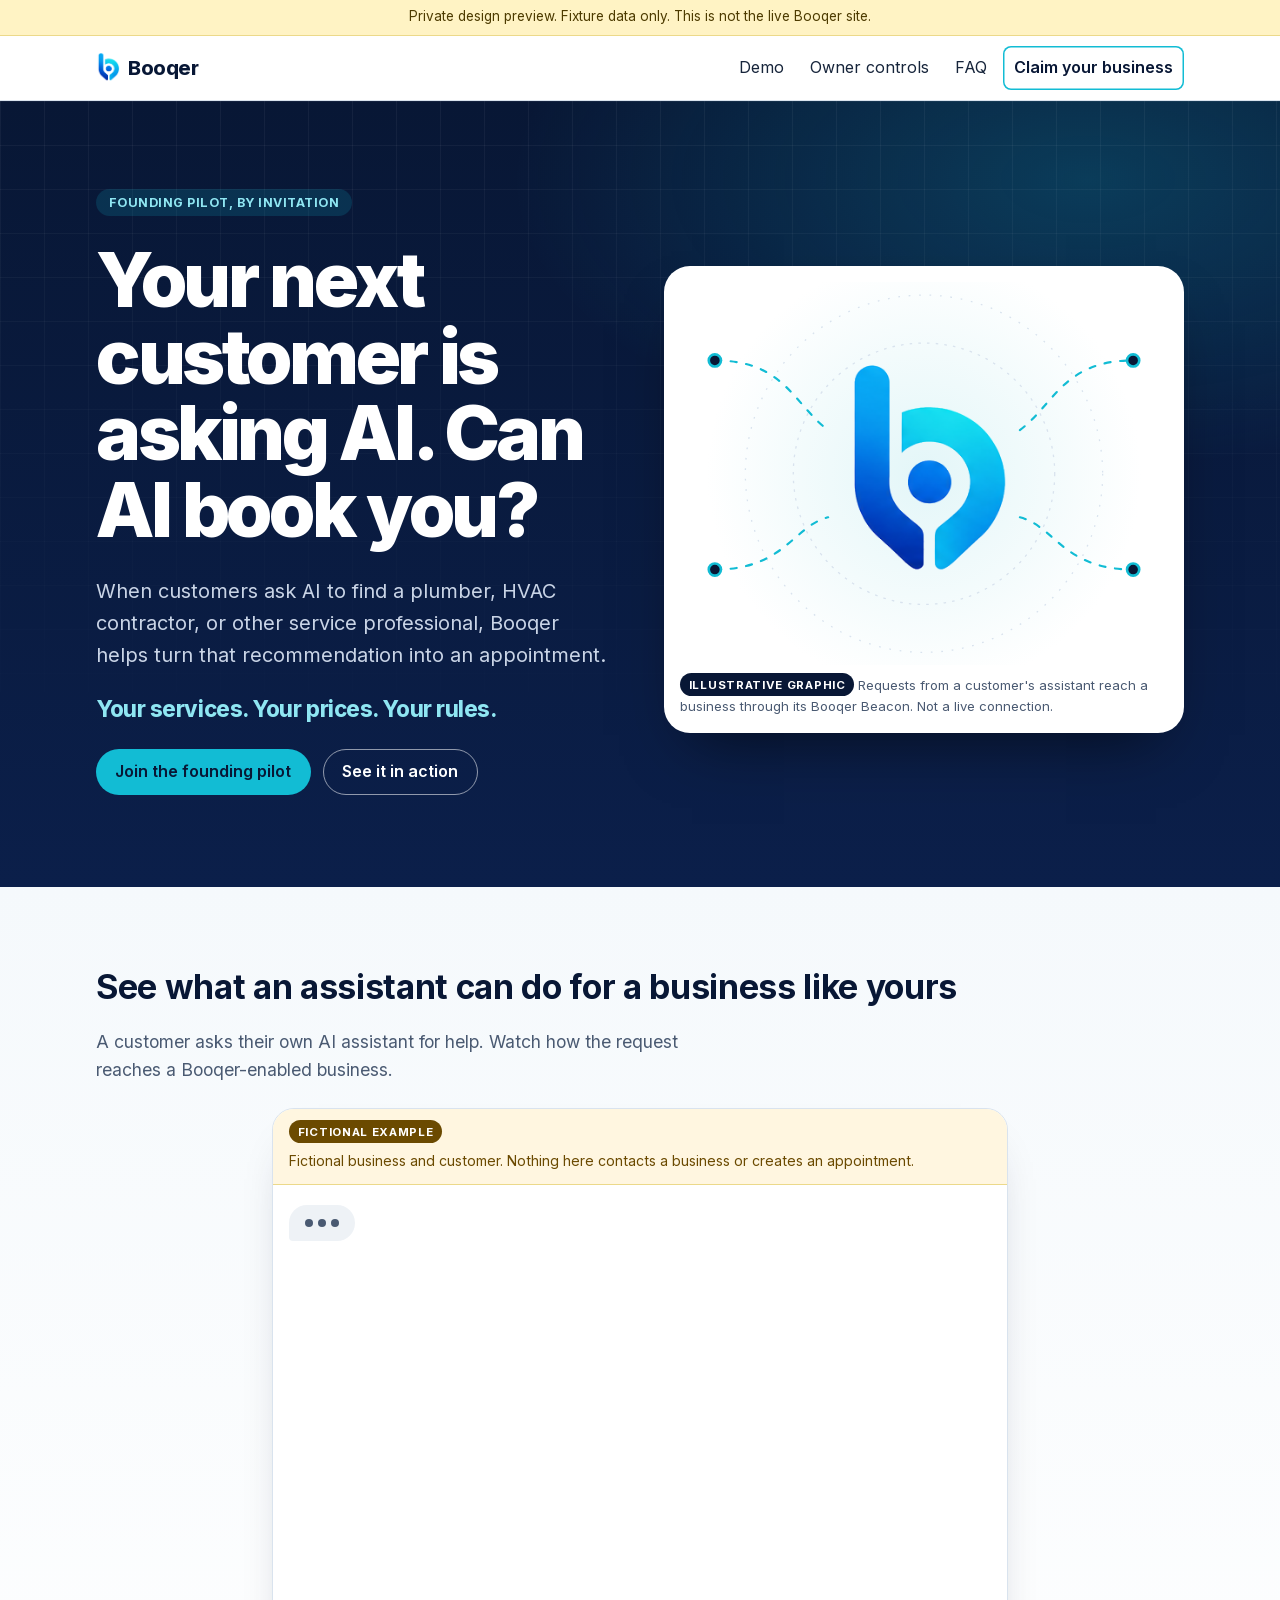
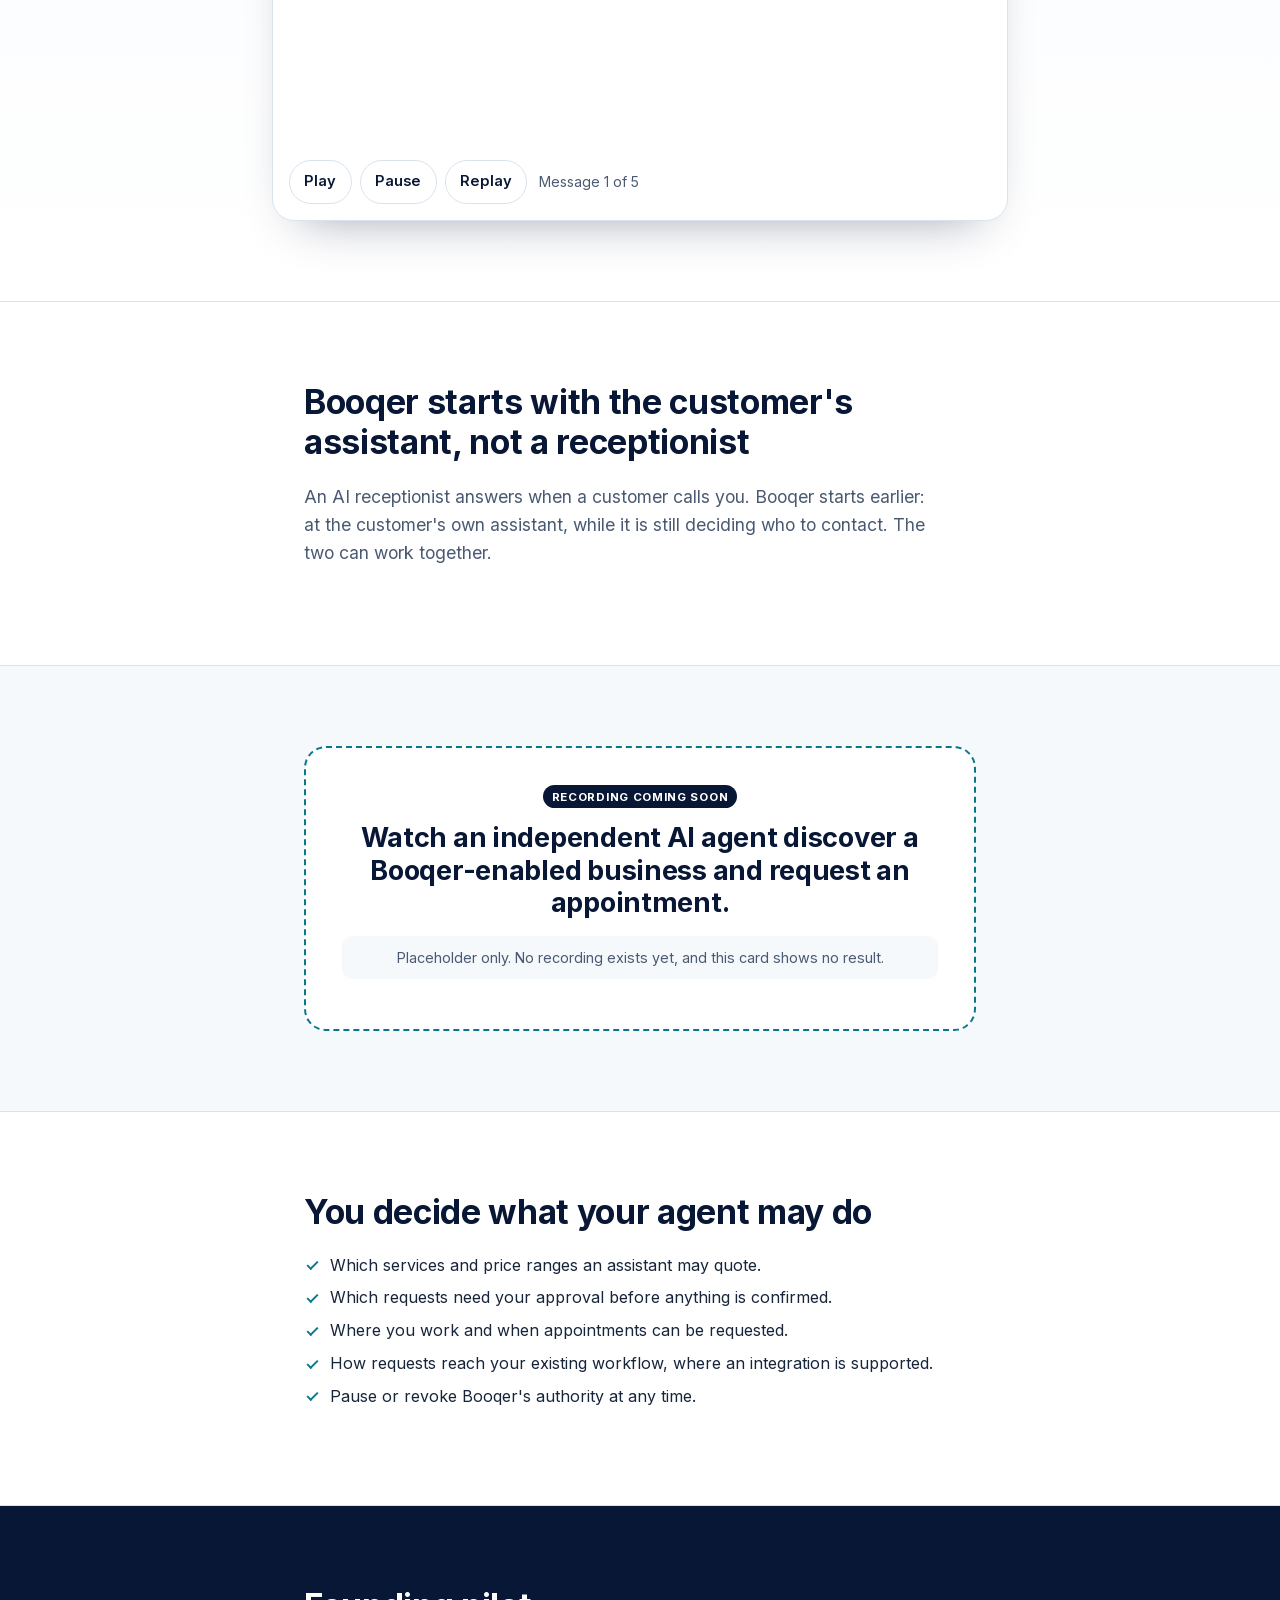
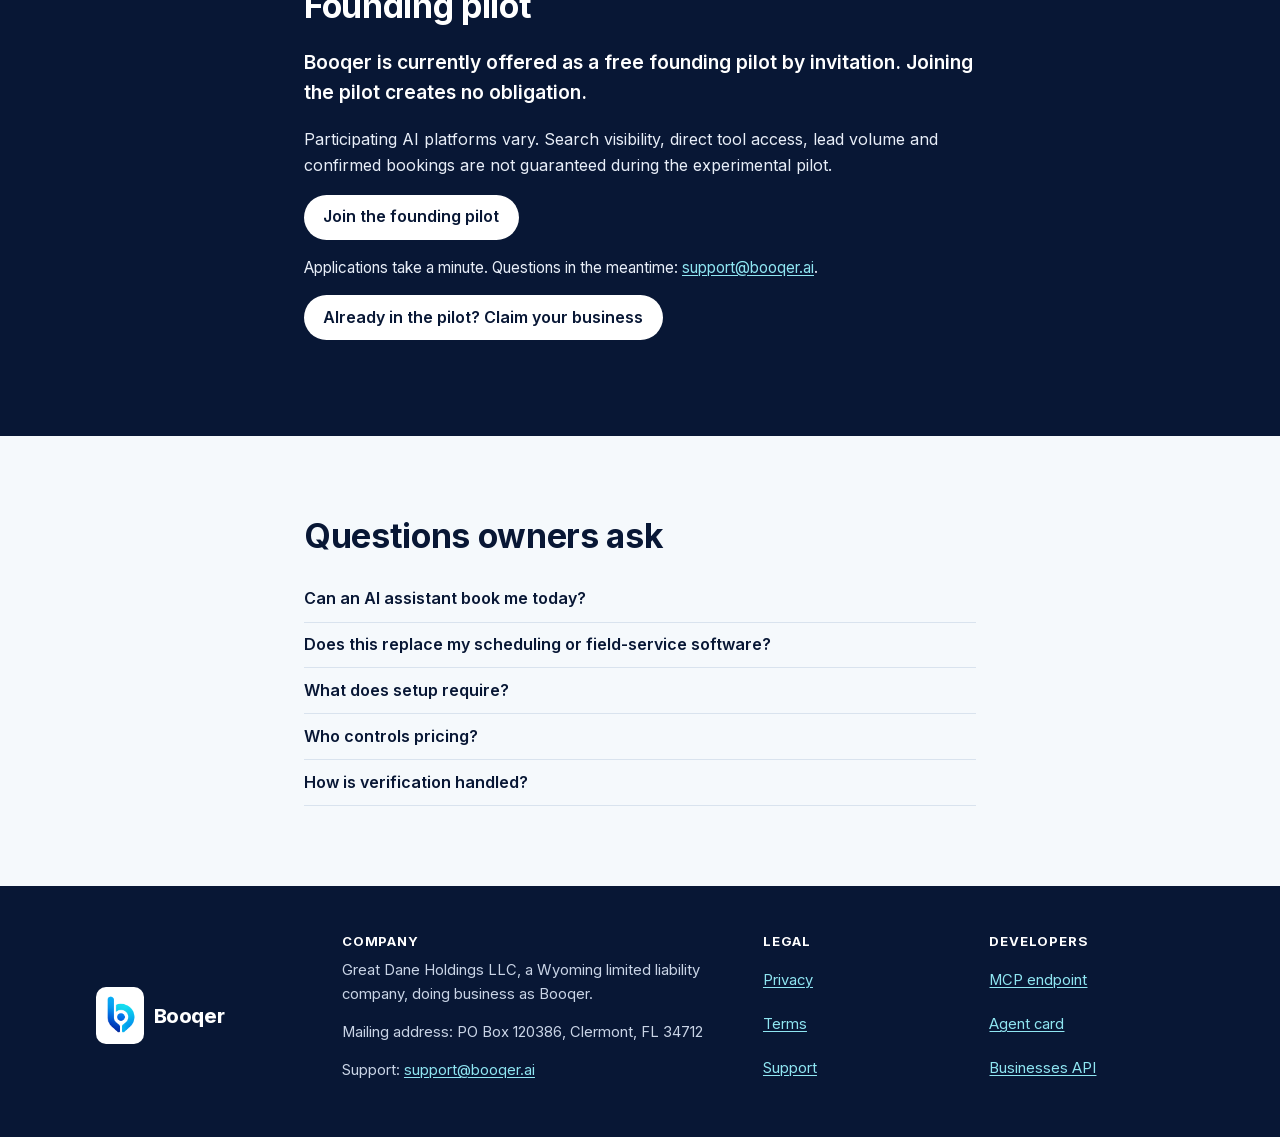
<file: index.html>
<!doctype html>
<html lang="en">
<head>
<meta charset="utf-8">
<meta name="viewport" content="width=device-width,initial-scale=1">
<meta name="robots" content="noindex,nofollow">
<meta name="description" content="When customers ask AI to find a plumber, HVAC contractor, or other service professional, Booqer helps turn that recommendation into an appointment.">
<title>Booqer: AI-accessible service businesses (preview)</title>
<link rel="stylesheet" href="website/site.css">
<script src="website/site.js" defer></script>
</head>
<body>
<a class="skip" href="#main">Skip to content</a>
<div class="preview-banner" role="note">Private design preview. Fixture data only. This is not the live Booqer site.</div>
<header class="site-header">
<div class="wrap header-row">
<a class="brand" href="index.html"><img class="beacon" src="website/booqer-beacon-clean.png" width="24" height="31" alt=""><span class="wordmark">Booqer</span></a>
<nav aria-label="Main">
<ul class="nav">
<li><a href="index.html#demo">Demo</a></li>
<li><a href="index.html#controls">Owner controls</a></li>
<li><a href="index.html#faq">FAQ</a></li>
<li><a class="nav-claim" href="claim/index.html">Claim your business</a></li>
</ul>
</nav>
</div>
</header>
<main id="main" tabindex="-1"><section class="hero" aria-labelledby="hero-title">
<div class="wrap hero-grid">
<div class="hero-copy">
<p class="eyebrow">Founding pilot, by invitation</p>
<h1 id="hero-title">Your next customer is asking AI. Can AI book you?</h1>
<p class="lede">When customers ask AI to find a plumber, HVAC contractor, or other service professional, Booqer helps turn that recommendation into an appointment.</p>
<p class="hero-line">Your services. Your prices. Your rules.</p>
<p class="cta-row">
<a class="btn btn-primary" href="https://booqer.ai/apply">Join the founding pilot</a>
<a class="btn btn-secondary" href="#demo">See it in action</a>
</p>
</div>
<figure class="hero-visual">
<div class="stage" aria-hidden="true">
<svg class="stage-svg" viewBox="0 0 560 440" focusable="false">
<circle class="ring" cx="280" cy="220" r="150"/>
<circle class="ring ring-outer" cx="280" cy="220" r="205"/>
<path class="comm-path" d="M 40 90 C 120 90 130 140 170 170"/><path class="comm-path" d="M 40 330 C 120 330 130 280 170 270"/><path class="comm-path" d="M 390 170 C 430 140 440 90 520 90"/><path class="comm-path" d="M 390 270 C 430 280 440 330 520 330"/>
<circle class="node" cx="40" cy="90" r="7"/><circle class="node" cx="40" cy="330" r="7"/><circle class="node" cx="520" cy="90" r="7"/><circle class="node" cx="520" cy="330" r="7"/>
</svg>
<span class="stage-beacon"><img src="website/booqer-beacon-clean.png" width="207" height="268" alt=""></span>
</div>
<figcaption class="visual-label"><span class="tag">Illustrative graphic</span> Requests from a customer&#39;s assistant reach a business through its Booqer Beacon. Not a live connection.</figcaption>
</figure>
</div>
</section><section class="section section-demo" id="demo" aria-labelledby="demo-title">
<div class="wrap">
<h2 id="demo-title">See what an assistant can do for a business like yours</h2>
<p class="section-intro">A customer asks their own AI assistant for help. Watch how the request reaches a Booqer-enabled business.</p>
<div class="chat-window" data-demo>
<div class="chat-bar">
<span class="tag tag-sim">Fictional example</span>
<span class="chat-note">Fictional business and customer. Nothing here contacts a business or creates an appointment.</span>
</div>
<ol class="chat" aria-label="Fictional example: conversation transcript"><li class="chat-item chat-customer" data-step="0"><p class="chat-actor">Customer&#39;s assistant</p><p class="chat-text">I need someone to install a kitchen faucet in Clermont this week.</p></li><li class="chat-item chat-system" data-step="1"><p class="chat-label">Business discovery</p><p class="chat-text">The assistant looks for local plumbers that publish approved services through Booqer.</p></li><li class="chat-item chat-system" data-step="2"><p class="chat-label">Authorized connection</p><p class="chat-text">It connects to Example Plumbing Co.&#39;s agent, which acts only within what the owner approved.</p></li><li class="chat-item chat-agent" data-step="3"><p class="chat-actor">Example Plumbing Co. Booqer agent (fictional)</p><p class="chat-text">We offer faucet installations in your area. Would you like to request an appointment?</p></li><li class="chat-item chat-result" data-step="4"><p class="chat-label">Appointment request available</p><p class="chat-text">The customer can now send a request. The owner decides what happens next.</p></li></ol>
<div class="chat-controls js-only" role="group" aria-label="Demo controls">
<button type="button" class="btn btn-small" data-action="play">Play</button>
<button type="button" class="btn btn-small" data-action="pause">Pause</button>
<button type="button" class="btn btn-small" data-action="replay">Replay</button>
<span class="step-count" aria-live="polite" data-live></span>
</div>
</div>
</div>
</section><section class="section section-tint" id="assistant-first" aria-labelledby="assistant-title">
<div class="wrap narrow reveal">
<h2 id="assistant-title">Booqer starts with the customer&#39;s assistant, not a receptionist</h2>
<p class="section-intro">An AI receptionist answers when a customer calls you. Booqer starts earlier: at the customer&#39;s own assistant, while it is still deciding who to contact. The two can work together.</p>
</div>
</section><section class="section" aria-labelledby="evidence-title">
<div class="wrap narrow">
<div class="evidence-card reveal">
<p class="evidence-status"><span class="tag">Recording coming soon</span></p>
<h2 id="evidence-title">Watch an independent AI agent discover a Booqer-enabled business and request an appointment.</h2>
<p class="note">Placeholder only. No recording exists yet, and this card shows no result.</p>
</div>
</div>
</section><section class="section section-tint" id="controls" aria-labelledby="controls-title">
<div class="wrap narrow reveal">
<h2 id="controls-title">You decide what your agent may do</h2>
<ul class="checks"><li>Which services and price ranges an assistant may quote.</li><li>Which requests need your approval before anything is confirmed.</li><li>Where you work and when appointments can be requested.</li><li>How requests reach your existing workflow, where an integration is supported.</li><li>Pause or revoke Booqer&#39;s authority at any time.</li></ul>
</div>
</section><section class="section section-navy" id="pilot" aria-labelledby="pilot-title">
<div class="wrap pilot">
<h2 id="pilot-title">Founding pilot</h2>
<p class="pilot-line">Booqer is currently offered as a free founding pilot by invitation. Joining the pilot creates no obligation.</p>
<p>Participating AI platforms vary. Search visibility, direct tool access, lead volume and confirmed bookings are not guaranteed during the experimental pilot.</p>
<p><a class="btn btn-on-navy" href="https://booqer.ai/apply">Join the founding pilot</a></p>
<p class="pilot-note">Applications take a minute. Questions in the meantime: <a href="mailto:support@booqer.ai">support@booqer.ai</a>.</p>
<p><a class="btn btn-on-navy" href="claim/index.html">Already in the pilot? Claim your business</a></p>
</div>
</section><section class="section" id="faq" aria-labelledby="faq-title">
<div class="wrap narrow">
<h2 id="faq-title">Questions owners ask</h2>
<details class="faq"><summary>Can an AI assistant book me today?</summary><p>Sometimes, and not everywhere. Assistants that can browse the web can find a Booqer profile and submit a request through it. Whether a given assistant does so depends on that assistant. A request is not a confirmed appointment until you approve it.</p></details><details class="faq"><summary>Does this replace my scheduling or field-service software?</summary><p>No. Booqer sits in front of your existing tools. Where an integration is supported, requests can be passed along; it is not a replacement for the software you already use.</p></details><details class="faq"><summary>What does setup require?</summary><p>A short application, a check of your business, and a conversation about the services, areas and rules you want published. Pilot onboarding is assisted.</p></details><details class="faq"><summary>Who controls pricing?</summary><p>You do. Assistants only see the price ranges you approve, and anything outside your rules goes to you for approval.</p></details><details class="faq"><summary>How is verification handled?</summary><p>We check business information, review the authority of the person claiming the business, and enforce a signed, limited delegation. Verification reduces impersonation risk; it does not vouch for service quality or legal outcomes.</p></details>
</div>
</section></main>
<footer class="site-footer">
<div class="wrap footer-grid">
<div class="footer-brand"><span class="beacon-tile"><img class="beacon" src="website/booqer-beacon-clean.png" width="32" height="41" alt=""></span><span class="wordmark">Booqer</span></div>
<div>
<h2 class="footer-h">Company</h2>
<p>Great Dane Holdings LLC, a Wyoming limited liability company, doing business as Booqer.</p>
<p>Mailing address: PO Box 120386, Clermont, FL 34712</p>
<p>Support: <a href="mailto:support@booqer.ai">support@booqer.ai</a></p>
</div>
<div>
<h2 class="footer-h">Legal</h2>
<ul class="plain">
<li><a href="https://booqer.ai/privacy">Privacy</a></li>
<li><a href="https://booqer.ai/terms">Terms</a></li>
<li><a href="https://booqer.ai/support">Support</a></li>
</ul>
</div>
<div>
<h2 class="footer-h">Developers</h2>
<ul class="plain"><li><a href="https://booqer.ai/mcp">MCP endpoint</a></li><li><a href="https://booqer.ai/.well-known/agent.json">Agent card</a></li><li><a href="https://booqer.ai/v1/businesses">Businesses API</a></li></ul>
</div>
</div>
</footer>
</body>
</html>
</file>
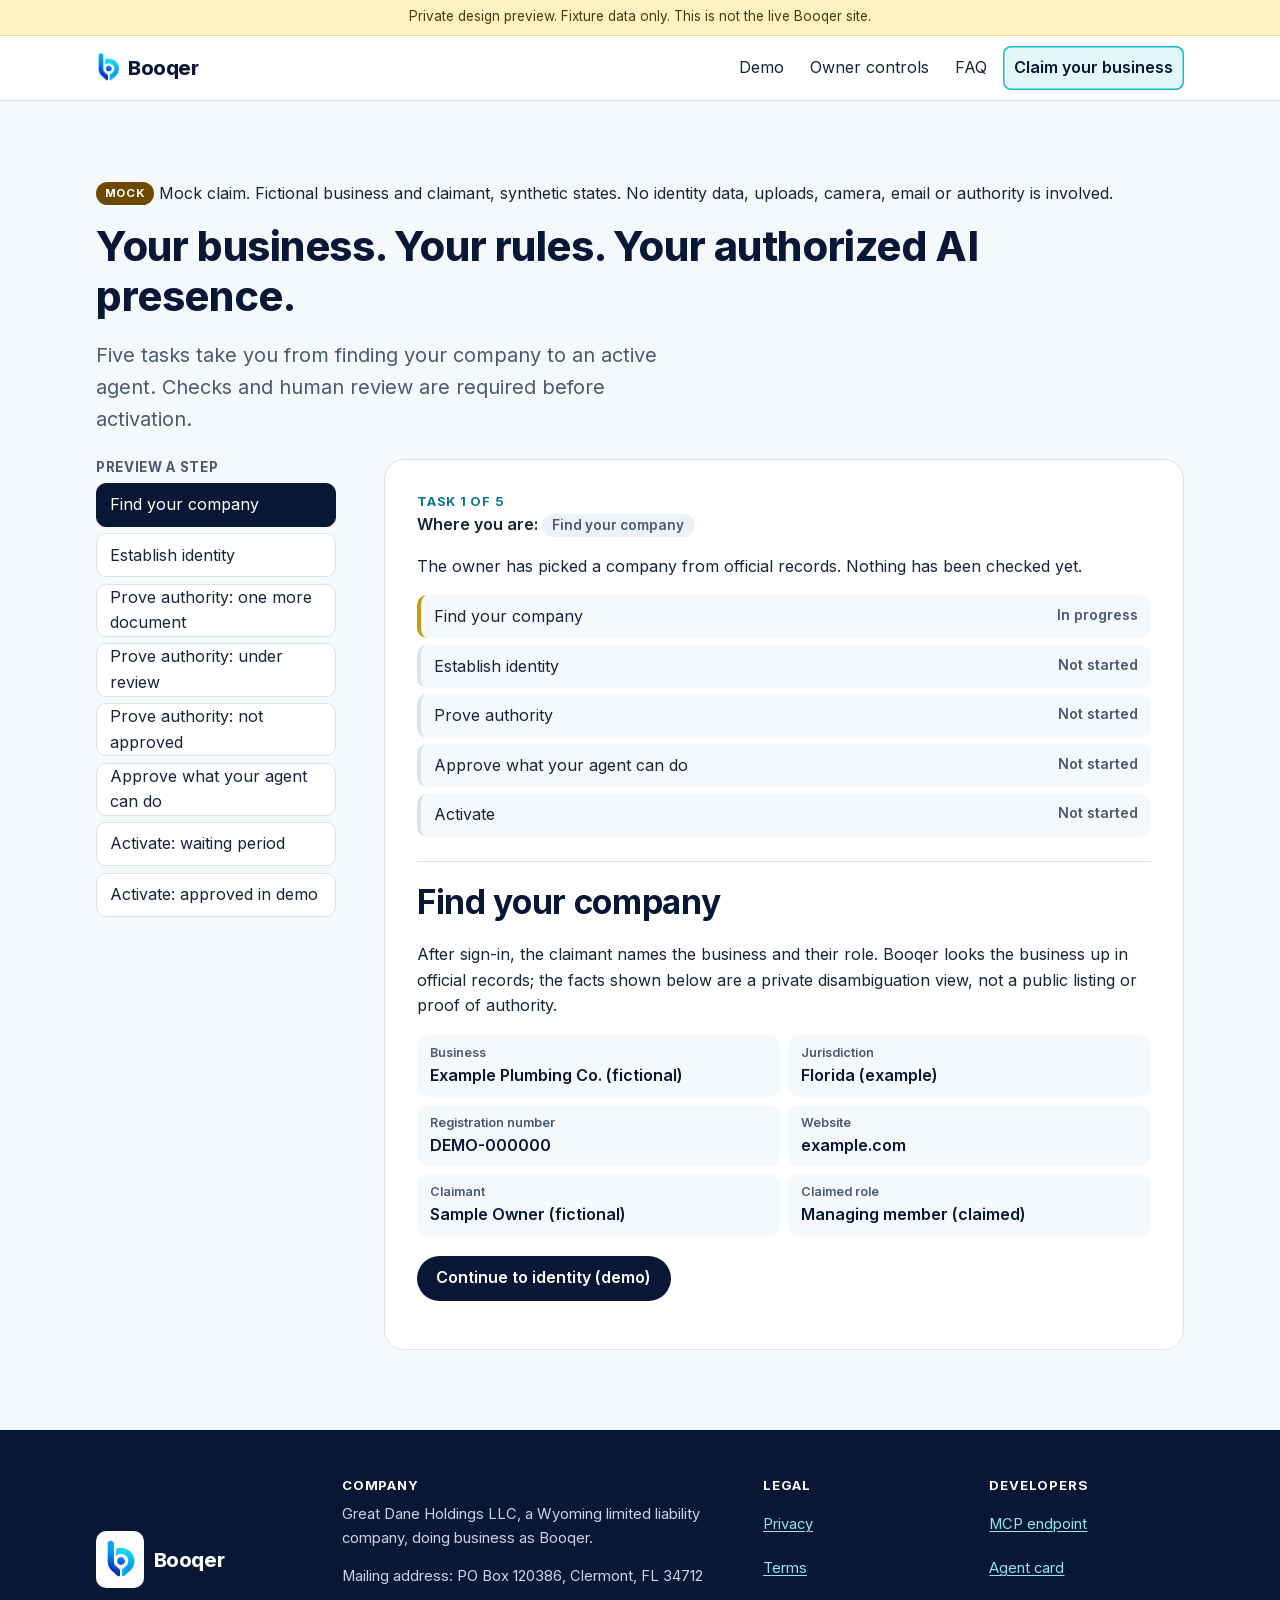
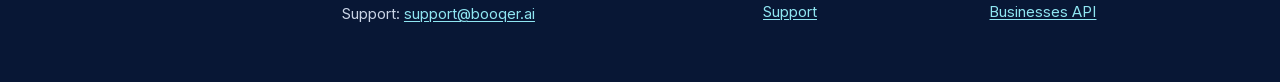
<file: claim/index.html>
<!doctype html>
<html lang="en">
<head>
<meta charset="utf-8">
<meta name="viewport" content="width=device-width,initial-scale=1">
<meta name="robots" content="noindex,nofollow">
<meta name="description" content="Five tasks take you from finding your company to an active agent. Checks and human review are required before activation.">
<title>Claim your business: Find your company (preview)</title>
<link rel="stylesheet" href="../website/site.css">
<script src="../website/site.js" defer></script>
</head>
<body>
<a class="skip" href="#main">Skip to content</a>
<div class="preview-banner" role="note">Private design preview. Fixture data only. This is not the live Booqer site.</div>
<header class="site-header">
<div class="wrap header-row">
<a class="brand" href="../index.html"><img class="beacon" src="../website/booqer-beacon-clean.png" width="24" height="31" alt=""><span class="wordmark">Booqer</span></a>
<nav aria-label="Main">
<ul class="nav">
<li><a href="../index.html#demo">Demo</a></li>
<li><a href="../index.html#controls">Owner controls</a></li>
<li><a href="../index.html#faq">FAQ</a></li>
<li><a class="nav-claim" href="../claim/index.html" aria-current="page">Claim your business</a></li>
</ul>
</nav>
</div>
</header>
<main id="main" tabindex="-1"><section class="section claim" data-claim data-claim-current="draft">
<div class="wrap">
<p class="sim-banner" role="note"><span class="tag tag-sim">Mock</span> Mock claim. Fictional business and claimant, synthetic states. No identity data, uploads, camera, email or authority is involved.</p>
<h1>Your business. Your rules. Your authorized AI presence.</h1>
<p class="lede">Five tasks take you from finding your company to an active agent. Checks and human review are required before activation.</p>
<div class="claim-grid">
<div class="claim-side">
<nav class="state-nav" aria-labelledby="states-title">
<h2 id="states-title" class="small-h">Preview a step</h2>
<ul><li><a href="../claim/draft.html" data-claim-state="draft" aria-current="step">Find your company</a></li><li><a href="../claim/identity_pending.html" data-claim-state="identity_pending">Establish identity</a></li><li><a href="../claim/needs_information.html" data-claim-state="needs_information">Prove authority: one more document</a></li><li><a href="../claim/authority_review.html" data-claim-state="authority_review">Prove authority: under review</a></li><li><a href="../claim/rejected.html" data-claim-state="rejected">Prove authority: not approved</a></li><li><a href="../claim/scope_approval.html" data-claim-state="scope_approval">Approve what your agent can do</a></li><li><a href="../claim/activation_hold.html" data-claim-state="activation_hold">Activate: waiting period</a></li><li><a href="../claim/approved_in_demo.html" data-claim-state="approved_in_demo">Activate: approved in demo</a></li></ul>
<p class="resume js-only" data-claim-resume hidden><a href="../claim/index.html">Resume where you left off</a></p>
</nav>
</div>
<div class="claim-main">
<p class="task-kicker">Task 1 of 5</p>
<p class="claim-status">Where you are: <span class="status-pill status-claim-draft">Find your company</span></p>
<p>The owner has picked a company from official records. Nothing has been checked yet.</p>
<ol class="claim-progress" aria-label="Owner tasks"><li class="check check-in_progress"><span class="check-label">Find your company</span><span class="check-status">In progress</span></li><li class="check check-not_started"><span class="check-label">Establish identity</span><span class="check-status">Not started</span></li><li class="check check-not_started"><span class="check-label">Prove authority</span><span class="check-status">Not started</span></li><li class="check check-not_started"><span class="check-label">Approve what your agent can do</span><span class="check-status">Not started</span></li><li class="check check-not_started"><span class="check-label">Activate</span><span class="check-status">Not started</span></li></ol>
<div class="claim-panel"><h2>Find your company</h2>
<p>After sign-in, the claimant names the business and their role. Booqer looks the business up in official records; the facts shown below are a private disambiguation view, not a public listing or proof of authority.</p>
<dl class="facts">
<div><dt>Business</dt><dd>Example Plumbing Co. (fictional)</dd></div>
<div><dt>Jurisdiction</dt><dd>Florida (example)</dd></div>
<div><dt>Registration number</dt><dd>DEMO-000000</dd></div>
<div><dt>Website</dt><dd>example.com</dd></div>
<div><dt>Claimant</dt><dd>Sample Owner (fictional)</dd></div>
<div><dt>Claimed role</dt><dd>Managing member (claimed)</dd></div>
</dl>
<p><a class="btn btn-primary" href="../claim/identity_pending.html">Continue to identity (demo)</a></p></div>
</div>
</div>
</div>
</section></main>
<footer class="site-footer">
<div class="wrap footer-grid">
<div class="footer-brand"><span class="beacon-tile"><img class="beacon" src="../website/booqer-beacon-clean.png" width="32" height="41" alt=""></span><span class="wordmark">Booqer</span></div>
<div>
<h2 class="footer-h">Company</h2>
<p>Great Dane Holdings LLC, a Wyoming limited liability company, doing business as Booqer.</p>
<p>Mailing address: PO Box 120386, Clermont, FL 34712</p>
<p>Support: <a href="mailto:support@booqer.ai">support@booqer.ai</a></p>
</div>
<div>
<h2 class="footer-h">Legal</h2>
<ul class="plain">
<li><a href="https://booqer.ai/privacy">Privacy</a></li>
<li><a href="https://booqer.ai/terms">Terms</a></li>
<li><a href="https://booqer.ai/support">Support</a></li>
</ul>
</div>
<div>
<h2 class="footer-h">Developers</h2>
<ul class="plain"><li><a href="https://booqer.ai/mcp">MCP endpoint</a></li><li><a href="https://booqer.ai/.well-known/agent.json">Agent card</a></li><li><a href="https://booqer.ai/v1/businesses">Businesses API</a></li></ul>
</div>
</div>
</footer>
</body>
</html>
</file>
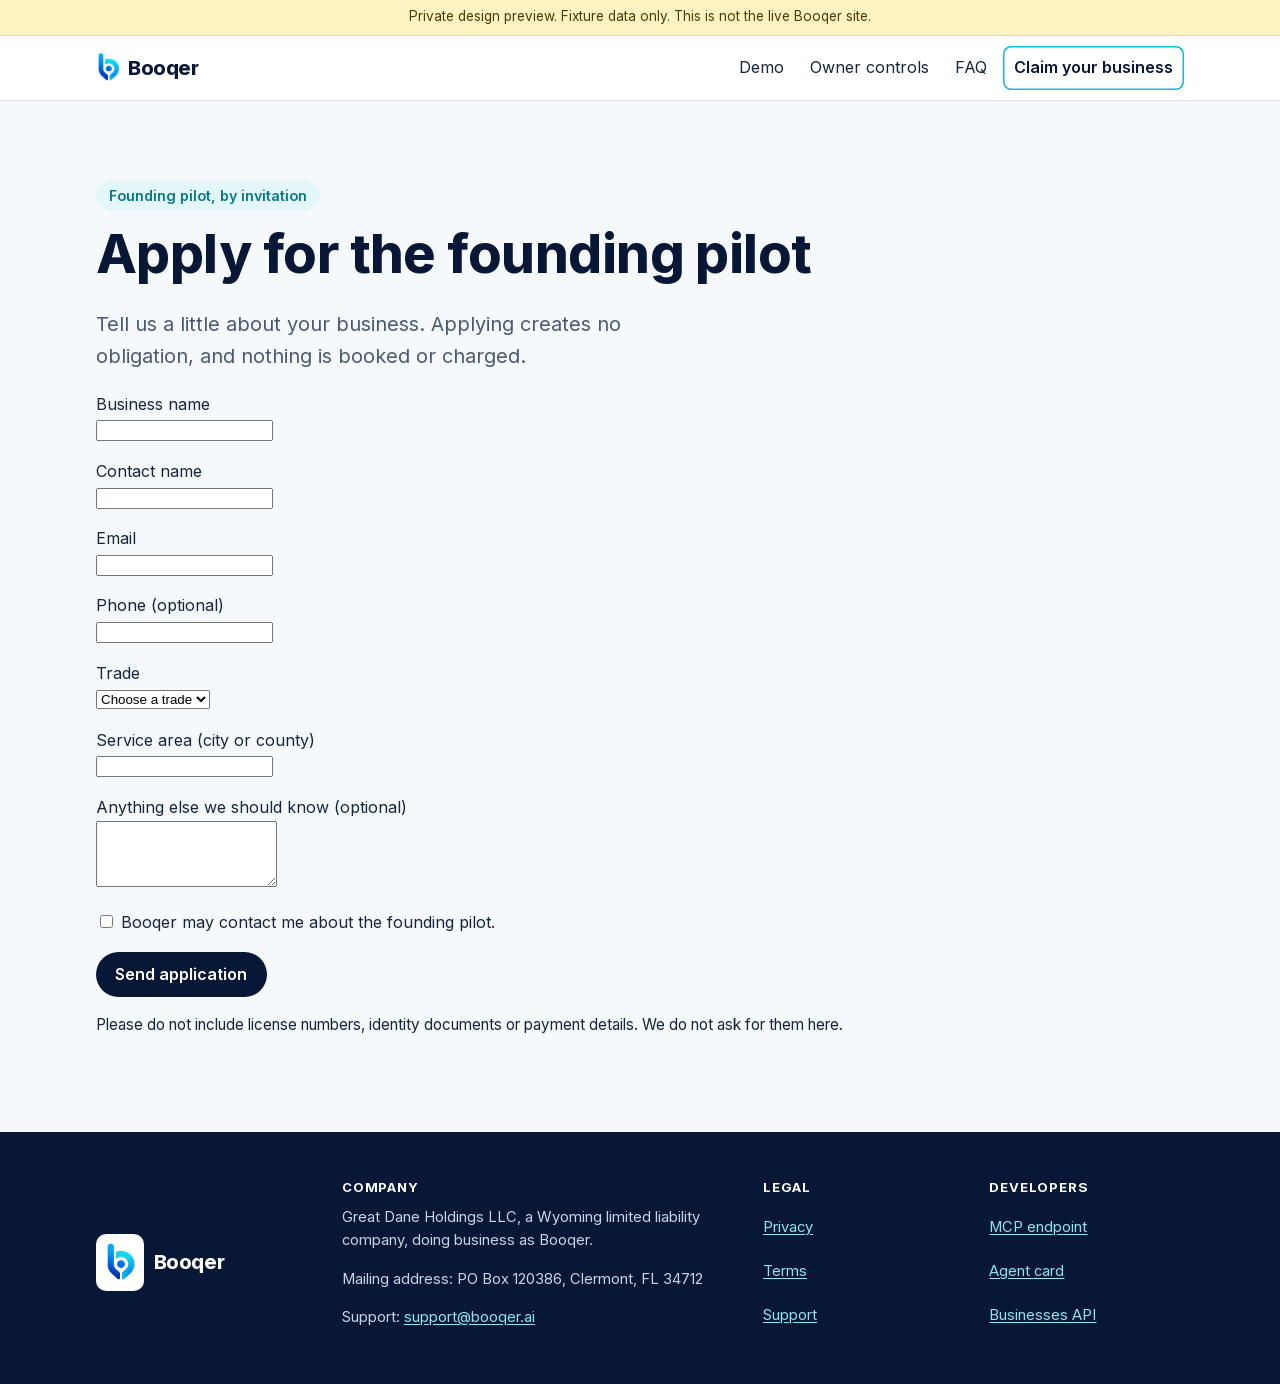
<file: apply.html>
<!doctype html>
<html lang="en">
<head>
<meta charset="utf-8">
<meta name="viewport" content="width=device-width,initial-scale=1">
<meta name="robots" content="noindex,nofollow">
<meta name="description" content="Founding pilot application, private design preview.">
<title>Apply for the Booqer founding pilot</title>
<link rel="stylesheet" href="website/site.css">
<script src="website/site.js" defer></script>
</head>
<body>
<a class="skip" href="#main">Skip to content</a>
<div class="preview-banner" role="note">Private design preview. Fixture data only. This is not the live Booqer site.</div>
<header class="site-header">
<div class="wrap header-row">
<a class="brand" href="index.html"><img class="beacon" src="website/booqer-beacon-clean.png" width="24" height="31" alt=""><span class="wordmark">Booqer</span></a>
<nav aria-label="Main">
<ul class="nav">
<li><a href="index.html#demo">Demo</a></li>
<li><a href="index.html#controls">Owner controls</a></li>
<li><a href="index.html#faq">FAQ</a></li>
<li><a class="nav-claim" href="claim/index.html">Claim your business</a></li>
</ul>
</nav>
</div>
</header>
<main id="main" tabindex="-1"><section class="section" aria-labelledby="apply-title">
<div class="wrap apply">
<p class="eyebrow">Founding pilot, by invitation</p>
<h1 id="apply-title">Apply for the founding pilot</h1>
<p class="lede">Tell us a little about your business. Applying creates no obligation, and nothing is booked or charged.</p>

<form method="post" action="https://booqer.ai/apply" novalidate>
<p class="field"><label for="business_name">Business name</label><br>
<input id="business_name" name="business_name" type="text" maxlength="120" autocomplete="organization" value="" required>
</p>
<p class="field"><label for="contact_name">Contact name</label><br>
<input id="contact_name" name="contact_name" type="text" maxlength="120" autocomplete="name" value="" required>
</p>
<p class="field"><label for="email">Email</label><br>
<input id="email" name="email" type="email" maxlength="254" autocomplete="email" value="" required>
</p>
<p class="field"><label for="phone">Phone (optional)</label><br>
<input id="phone" name="phone" type="tel" maxlength="30" autocomplete="tel" value="">
</p>
<p class="field"><label for="trade">Trade</label><br>
<select id="trade" name="trade" required>
<option value="" selected>Choose a trade</option>
<option value="plumbing">Plumbing</option><option value="hvac">HVAC</option><option value="electrical">Electrical</option><option value="other">Other</option>
</select>
</p>
<p class="field"><label for="service_area">Service area (city or county)</label><br>
<input id="service_area" name="service_area" type="text" maxlength="120" autocomplete="off" value="" required>
</p>
<p class="field"><label for="note">Anything else we should know (optional)</label><br>
<textarea id="note" name="note" rows="4" maxlength="1000"></textarea>
</p>
<p class="field"><input id="consent" name="consent" type="checkbox"> <label for="consent">Booqer may contact me about the founding pilot.</label>
</p>
<p><button class="btn btn-primary" type="submit">Send application</button></p>
</form>
<p class="pilot-note">Please do not include license numbers, identity documents or payment details. We do not ask for them here.</p>
</div>
</section></main>
<footer class="site-footer">
<div class="wrap footer-grid">
<div class="footer-brand"><span class="beacon-tile"><img class="beacon" src="website/booqer-beacon-clean.png" width="32" height="41" alt=""></span><span class="wordmark">Booqer</span></div>
<div>
<h2 class="footer-h">Company</h2>
<p>Great Dane Holdings LLC, a Wyoming limited liability company, doing business as Booqer.</p>
<p>Mailing address: PO Box 120386, Clermont, FL 34712</p>
<p>Support: <a href="mailto:support@booqer.ai">support@booqer.ai</a></p>
</div>
<div>
<h2 class="footer-h">Legal</h2>
<ul class="plain">
<li><a href="https://booqer.ai/privacy">Privacy</a></li>
<li><a href="https://booqer.ai/terms">Terms</a></li>
<li><a href="https://booqer.ai/support">Support</a></li>
</ul>
</div>
<div>
<h2 class="footer-h">Developers</h2>
<ul class="plain"><li><a href="https://booqer.ai/mcp">MCP endpoint</a></li><li><a href="https://booqer.ai/.well-known/agent.json">Agent card</a></li><li><a href="https://booqer.ai/v1/businesses">Businesses API</a></li></ul>
</div>
</div>
</footer>
</body>
</html>
</file>
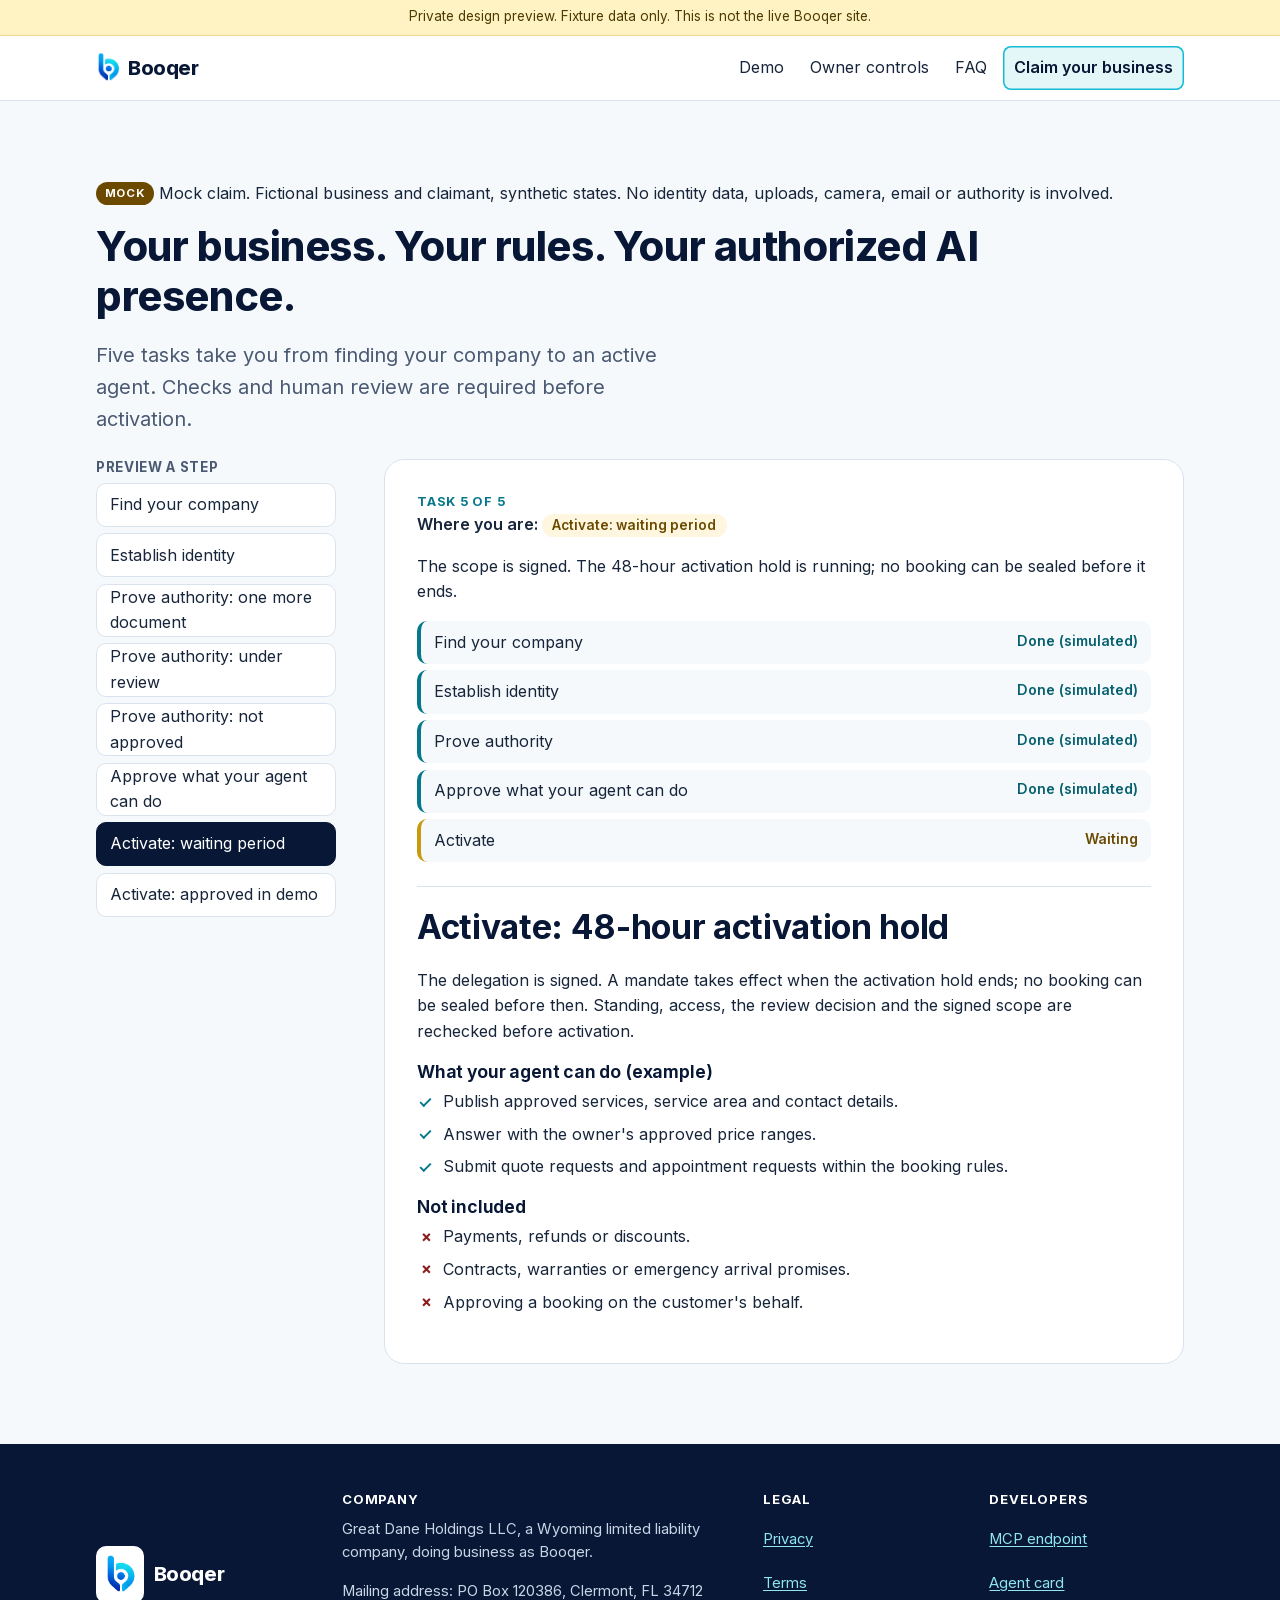
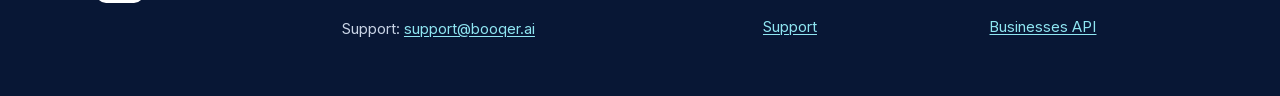
<file: claim/activation_hold.html>
<!doctype html>
<html lang="en">
<head>
<meta charset="utf-8">
<meta name="viewport" content="width=device-width,initial-scale=1">
<meta name="robots" content="noindex,nofollow">
<meta name="description" content="Five tasks take you from finding your company to an active agent. Checks and human review are required before activation.">
<title>Claim your business: Activate: waiting period (preview)</title>
<link rel="stylesheet" href="../website/site.css">
<script src="../website/site.js" defer></script>
</head>
<body>
<a class="skip" href="#main">Skip to content</a>
<div class="preview-banner" role="note">Private design preview. Fixture data only. This is not the live Booqer site.</div>
<header class="site-header">
<div class="wrap header-row">
<a class="brand" href="../index.html"><img class="beacon" src="../website/booqer-beacon-clean.png" width="24" height="31" alt=""><span class="wordmark">Booqer</span></a>
<nav aria-label="Main">
<ul class="nav">
<li><a href="../index.html#demo">Demo</a></li>
<li><a href="../index.html#controls">Owner controls</a></li>
<li><a href="../index.html#faq">FAQ</a></li>
<li><a class="nav-claim" href="../claim/index.html" aria-current="page">Claim your business</a></li>
</ul>
</nav>
</div>
</header>
<main id="main" tabindex="-1"><section class="section claim" data-claim data-claim-current="activation_hold">
<div class="wrap">
<p class="sim-banner" role="note"><span class="tag tag-sim">Mock</span> Mock claim. Fictional business and claimant, synthetic states. No identity data, uploads, camera, email or authority is involved.</p>
<h1>Your business. Your rules. Your authorized AI presence.</h1>
<p class="lede">Five tasks take you from finding your company to an active agent. Checks and human review are required before activation.</p>
<div class="claim-grid">
<div class="claim-side">
<nav class="state-nav" aria-labelledby="states-title">
<h2 id="states-title" class="small-h">Preview a step</h2>
<ul><li><a href="../claim/draft.html" data-claim-state="draft">Find your company</a></li><li><a href="../claim/identity_pending.html" data-claim-state="identity_pending">Establish identity</a></li><li><a href="../claim/needs_information.html" data-claim-state="needs_information">Prove authority: one more document</a></li><li><a href="../claim/authority_review.html" data-claim-state="authority_review">Prove authority: under review</a></li><li><a href="../claim/rejected.html" data-claim-state="rejected">Prove authority: not approved</a></li><li><a href="../claim/scope_approval.html" data-claim-state="scope_approval">Approve what your agent can do</a></li><li><a href="../claim/activation_hold.html" data-claim-state="activation_hold" aria-current="step">Activate: waiting period</a></li><li><a href="../claim/approved_in_demo.html" data-claim-state="approved_in_demo">Activate: approved in demo</a></li></ul>
<p class="resume js-only" data-claim-resume hidden><a href="../claim/index.html">Resume where you left off</a></p>
</nav>
</div>
<div class="claim-main">
<p class="task-kicker">Task 5 of 5</p>
<p class="claim-status">Where you are: <span class="status-pill status-claim-activation_hold">Activate: waiting period</span></p>
<p>The scope is signed. The 48-hour activation hold is running; no booking can be sealed before it ends.</p>
<ol class="claim-progress" aria-label="Owner tasks"><li class="check check-passed_in_demo"><span class="check-label">Find your company</span><span class="check-status">Done (simulated)</span></li><li class="check check-passed_in_demo"><span class="check-label">Establish identity</span><span class="check-status">Done (simulated)</span></li><li class="check check-passed_in_demo"><span class="check-label">Prove authority</span><span class="check-status">Done (simulated)</span></li><li class="check check-passed_in_demo"><span class="check-label">Approve what your agent can do</span><span class="check-status">Done (simulated)</span></li><li class="check check-waiting"><span class="check-label">Activate</span><span class="check-status">Waiting</span></li></ol>
<div class="claim-panel"><h2>Activate: 48-hour activation hold</h2>
<p>The delegation is signed. A mandate takes effect when the activation hold ends; no booking can be sealed before then. Standing, access, the review decision and the signed scope are rechecked before activation.</p>
<h3>What your agent can do (example)</h3>
<ul class="checks">
<li>Publish approved services, service area and contact details.</li>
<li>Answer with the owner's approved price ranges.</li>
<li>Submit quote requests and appointment requests within the booking rules.</li>
</ul>
<h3>Not included</h3>
<ul class="crosses">
<li>Payments, refunds or discounts.</li>
<li>Contracts, warranties or emergency arrival promises.</li>
<li>Approving a booking on the customer's behalf.</li>
</ul></div>
</div>
</div>
</div>
</section></main>
<footer class="site-footer">
<div class="wrap footer-grid">
<div class="footer-brand"><span class="beacon-tile"><img class="beacon" src="../website/booqer-beacon-clean.png" width="32" height="41" alt=""></span><span class="wordmark">Booqer</span></div>
<div>
<h2 class="footer-h">Company</h2>
<p>Great Dane Holdings LLC, a Wyoming limited liability company, doing business as Booqer.</p>
<p>Mailing address: PO Box 120386, Clermont, FL 34712</p>
<p>Support: <a href="mailto:support@booqer.ai">support@booqer.ai</a></p>
</div>
<div>
<h2 class="footer-h">Legal</h2>
<ul class="plain">
<li><a href="https://booqer.ai/privacy">Privacy</a></li>
<li><a href="https://booqer.ai/terms">Terms</a></li>
<li><a href="https://booqer.ai/support">Support</a></li>
</ul>
</div>
<div>
<h2 class="footer-h">Developers</h2>
<ul class="plain"><li><a href="https://booqer.ai/mcp">MCP endpoint</a></li><li><a href="https://booqer.ai/.well-known/agent.json">Agent card</a></li><li><a href="https://booqer.ai/v1/businesses">Businesses API</a></li></ul>
</div>
</div>
</footer>
</body>
</html>
</file>
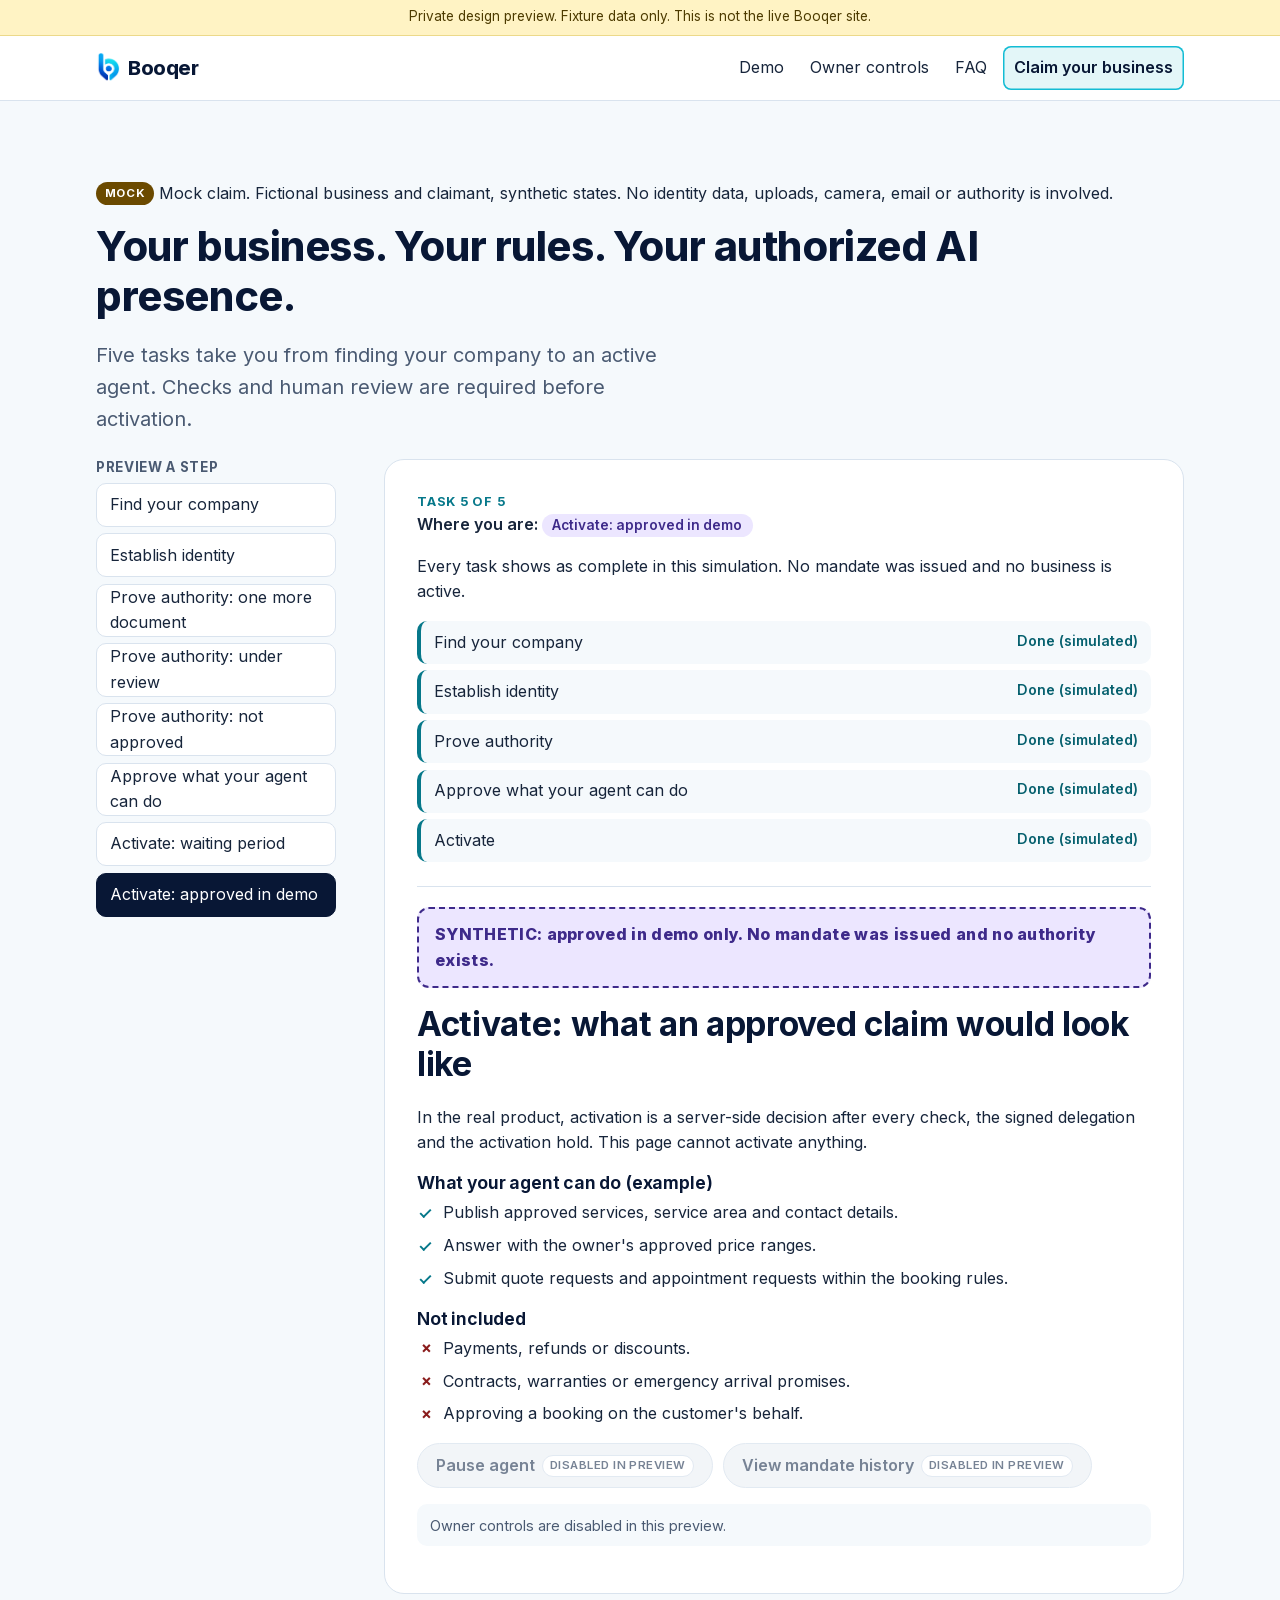
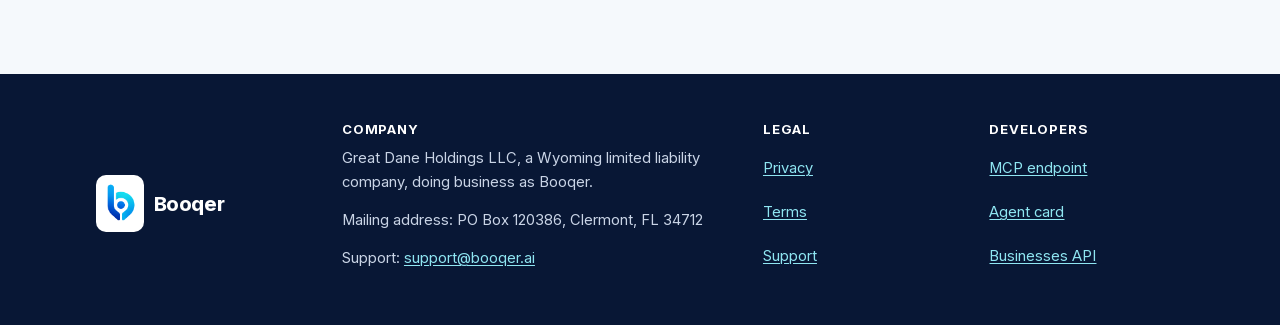
<file: claim/approved_in_demo.html>
<!doctype html>
<html lang="en">
<head>
<meta charset="utf-8">
<meta name="viewport" content="width=device-width,initial-scale=1">
<meta name="robots" content="noindex,nofollow">
<meta name="description" content="Five tasks take you from finding your company to an active agent. Checks and human review are required before activation.">
<title>Claim your business: Activate: approved in demo (preview)</title>
<link rel="stylesheet" href="../website/site.css">
<script src="../website/site.js" defer></script>
</head>
<body>
<a class="skip" href="#main">Skip to content</a>
<div class="preview-banner" role="note">Private design preview. Fixture data only. This is not the live Booqer site.</div>
<header class="site-header">
<div class="wrap header-row">
<a class="brand" href="../index.html"><img class="beacon" src="../website/booqer-beacon-clean.png" width="24" height="31" alt=""><span class="wordmark">Booqer</span></a>
<nav aria-label="Main">
<ul class="nav">
<li><a href="../index.html#demo">Demo</a></li>
<li><a href="../index.html#controls">Owner controls</a></li>
<li><a href="../index.html#faq">FAQ</a></li>
<li><a class="nav-claim" href="../claim/index.html" aria-current="page">Claim your business</a></li>
</ul>
</nav>
</div>
</header>
<main id="main" tabindex="-1"><section class="section claim" data-claim data-claim-current="approved_in_demo">
<div class="wrap">
<p class="sim-banner" role="note"><span class="tag tag-sim">Mock</span> Mock claim. Fictional business and claimant, synthetic states. No identity data, uploads, camera, email or authority is involved.</p>
<h1>Your business. Your rules. Your authorized AI presence.</h1>
<p class="lede">Five tasks take you from finding your company to an active agent. Checks and human review are required before activation.</p>
<div class="claim-grid">
<div class="claim-side">
<nav class="state-nav" aria-labelledby="states-title">
<h2 id="states-title" class="small-h">Preview a step</h2>
<ul><li><a href="../claim/draft.html" data-claim-state="draft">Find your company</a></li><li><a href="../claim/identity_pending.html" data-claim-state="identity_pending">Establish identity</a></li><li><a href="../claim/needs_information.html" data-claim-state="needs_information">Prove authority: one more document</a></li><li><a href="../claim/authority_review.html" data-claim-state="authority_review">Prove authority: under review</a></li><li><a href="../claim/rejected.html" data-claim-state="rejected">Prove authority: not approved</a></li><li><a href="../claim/scope_approval.html" data-claim-state="scope_approval">Approve what your agent can do</a></li><li><a href="../claim/activation_hold.html" data-claim-state="activation_hold">Activate: waiting period</a></li><li><a href="../claim/approved_in_demo.html" data-claim-state="approved_in_demo" aria-current="step">Activate: approved in demo</a></li></ul>
<p class="resume js-only" data-claim-resume hidden><a href="../claim/index.html">Resume where you left off</a></p>
</nav>
</div>
<div class="claim-main">
<p class="task-kicker">Task 5 of 5</p>
<p class="claim-status">Where you are: <span class="status-pill status-claim-approved_in_demo">Activate: approved in demo</span></p>
<p>Every task shows as complete in this simulation. No mandate was issued and no business is active.</p>
<ol class="claim-progress" aria-label="Owner tasks"><li class="check check-passed_in_demo"><span class="check-label">Find your company</span><span class="check-status">Done (simulated)</span></li><li class="check check-passed_in_demo"><span class="check-label">Establish identity</span><span class="check-status">Done (simulated)</span></li><li class="check check-passed_in_demo"><span class="check-label">Prove authority</span><span class="check-status">Done (simulated)</span></li><li class="check check-passed_in_demo"><span class="check-label">Approve what your agent can do</span><span class="check-status">Done (simulated)</span></li><li class="check check-passed_in_demo"><span class="check-label">Activate</span><span class="check-status">Done (simulated)</span></li></ol>
<div class="claim-panel"><p class="synthetic-flag" role="note">SYNTHETIC: approved in demo only. No mandate was issued and no authority exists.</p>
<h2>Activate: what an approved claim would look like</h2>
<p>In the real product, activation is a server-side decision after every check, the signed delegation and the activation hold. This page cannot activate anything.</p>
<h3>What your agent can do (example)</h3>
<ul class="checks">
<li>Publish approved services, service area and contact details.</li>
<li>Answer with the owner's approved price ranges.</li>
<li>Submit quote requests and appointment requests within the booking rules.</li>
</ul>
<h3>Not included</h3>
<ul class="crosses">
<li>Payments, refunds or discounts.</li>
<li>Contracts, warranties or emergency arrival promises.</li>
<li>Approving a booking on the customer's behalf.</li>
</ul>
<div class="option-row"><button type="button" class="btn btn-secondary" disabled aria-describedby="disabled-note">Pause agent <span class="disabled-tag">Disabled in preview</span></button><button type="button" class="btn btn-secondary" disabled aria-describedby="disabled-note">View mandate history <span class="disabled-tag">Disabled in preview</span></button></div>
<p id="disabled-note" class="note">Owner controls are disabled in this preview.</p></div>
</div>
</div>
</div>
</section></main>
<footer class="site-footer">
<div class="wrap footer-grid">
<div class="footer-brand"><span class="beacon-tile"><img class="beacon" src="../website/booqer-beacon-clean.png" width="32" height="41" alt=""></span><span class="wordmark">Booqer</span></div>
<div>
<h2 class="footer-h">Company</h2>
<p>Great Dane Holdings LLC, a Wyoming limited liability company, doing business as Booqer.</p>
<p>Mailing address: PO Box 120386, Clermont, FL 34712</p>
<p>Support: <a href="mailto:support@booqer.ai">support@booqer.ai</a></p>
</div>
<div>
<h2 class="footer-h">Legal</h2>
<ul class="plain">
<li><a href="https://booqer.ai/privacy">Privacy</a></li>
<li><a href="https://booqer.ai/terms">Terms</a></li>
<li><a href="https://booqer.ai/support">Support</a></li>
</ul>
</div>
<div>
<h2 class="footer-h">Developers</h2>
<ul class="plain"><li><a href="https://booqer.ai/mcp">MCP endpoint</a></li><li><a href="https://booqer.ai/.well-known/agent.json">Agent card</a></li><li><a href="https://booqer.ai/v1/businesses">Businesses API</a></li></ul>
</div>
</div>
</footer>
</body>
</html>
</file>
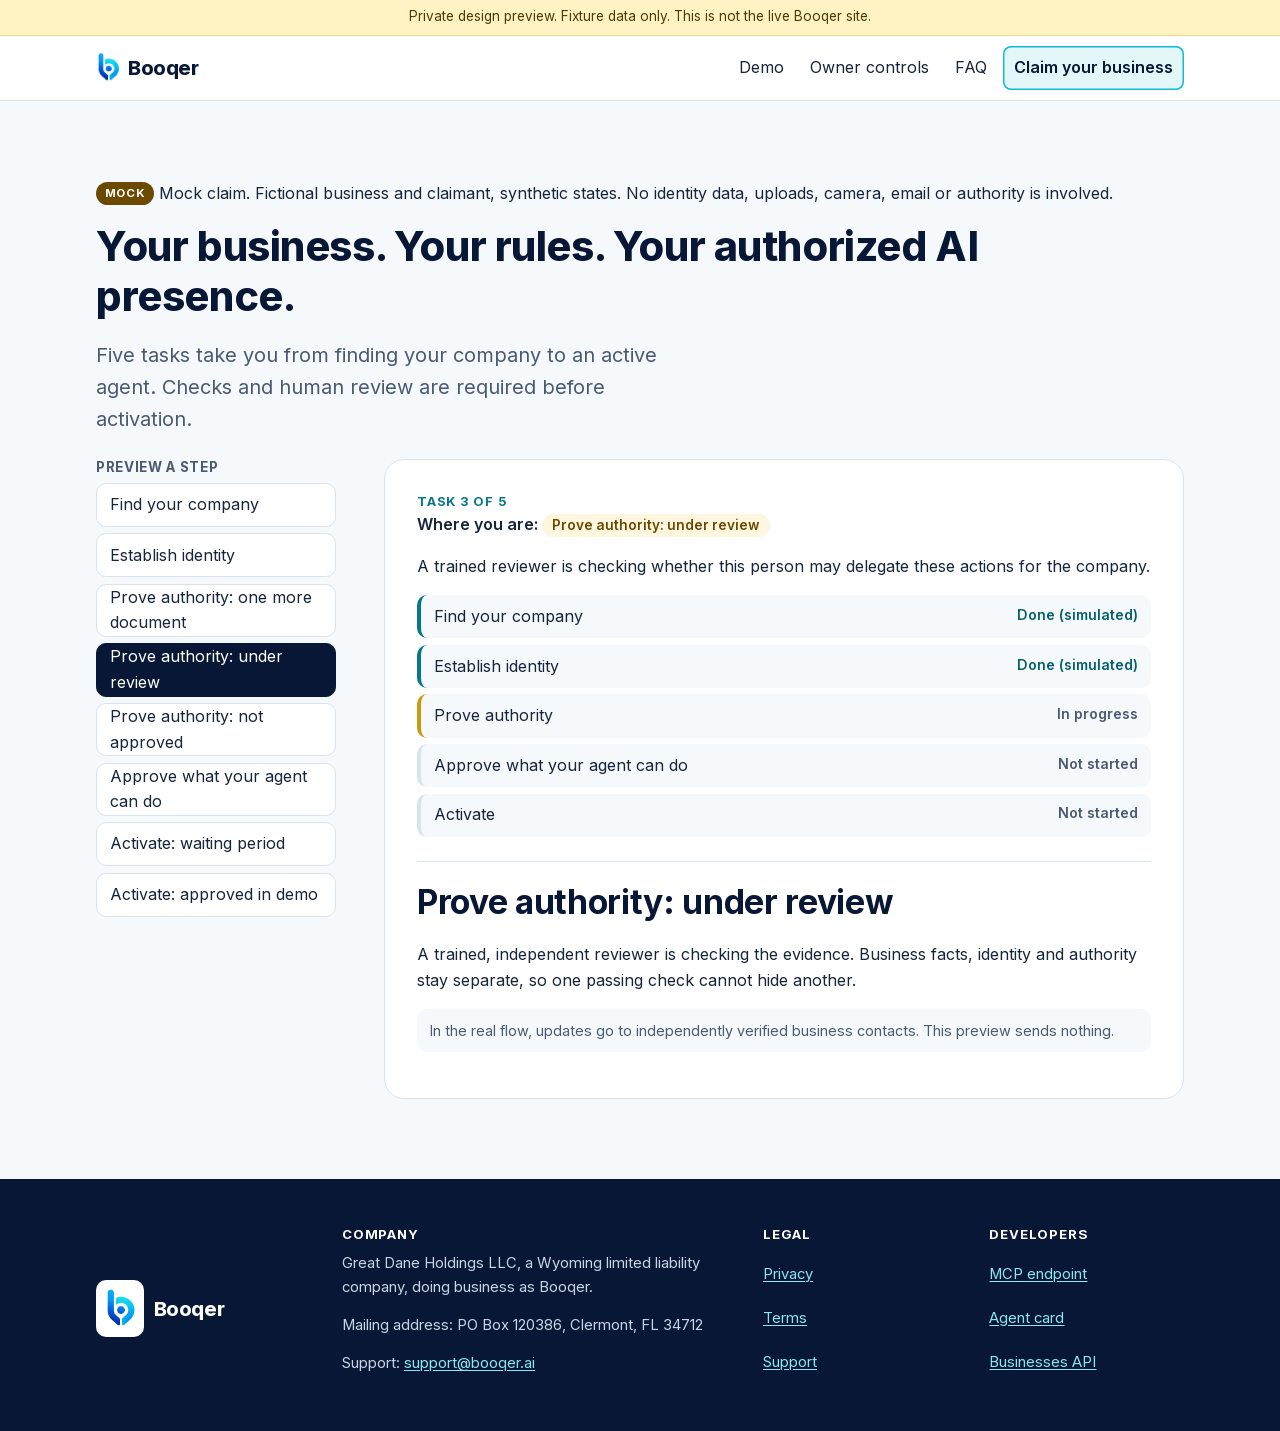
<file: claim/authority_review.html>
<!doctype html>
<html lang="en">
<head>
<meta charset="utf-8">
<meta name="viewport" content="width=device-width,initial-scale=1">
<meta name="robots" content="noindex,nofollow">
<meta name="description" content="Five tasks take you from finding your company to an active agent. Checks and human review are required before activation.">
<title>Claim your business: Prove authority: under review (preview)</title>
<link rel="stylesheet" href="../website/site.css">
<script src="../website/site.js" defer></script>
</head>
<body>
<a class="skip" href="#main">Skip to content</a>
<div class="preview-banner" role="note">Private design preview. Fixture data only. This is not the live Booqer site.</div>
<header class="site-header">
<div class="wrap header-row">
<a class="brand" href="../index.html"><img class="beacon" src="../website/booqer-beacon-clean.png" width="24" height="31" alt=""><span class="wordmark">Booqer</span></a>
<nav aria-label="Main">
<ul class="nav">
<li><a href="../index.html#demo">Demo</a></li>
<li><a href="../index.html#controls">Owner controls</a></li>
<li><a href="../index.html#faq">FAQ</a></li>
<li><a class="nav-claim" href="../claim/index.html" aria-current="page">Claim your business</a></li>
</ul>
</nav>
</div>
</header>
<main id="main" tabindex="-1"><section class="section claim" data-claim data-claim-current="authority_review">
<div class="wrap">
<p class="sim-banner" role="note"><span class="tag tag-sim">Mock</span> Mock claim. Fictional business and claimant, synthetic states. No identity data, uploads, camera, email or authority is involved.</p>
<h1>Your business. Your rules. Your authorized AI presence.</h1>
<p class="lede">Five tasks take you from finding your company to an active agent. Checks and human review are required before activation.</p>
<div class="claim-grid">
<div class="claim-side">
<nav class="state-nav" aria-labelledby="states-title">
<h2 id="states-title" class="small-h">Preview a step</h2>
<ul><li><a href="../claim/draft.html" data-claim-state="draft">Find your company</a></li><li><a href="../claim/identity_pending.html" data-claim-state="identity_pending">Establish identity</a></li><li><a href="../claim/needs_information.html" data-claim-state="needs_information">Prove authority: one more document</a></li><li><a href="../claim/authority_review.html" data-claim-state="authority_review" aria-current="step">Prove authority: under review</a></li><li><a href="../claim/rejected.html" data-claim-state="rejected">Prove authority: not approved</a></li><li><a href="../claim/scope_approval.html" data-claim-state="scope_approval">Approve what your agent can do</a></li><li><a href="../claim/activation_hold.html" data-claim-state="activation_hold">Activate: waiting period</a></li><li><a href="../claim/approved_in_demo.html" data-claim-state="approved_in_demo">Activate: approved in demo</a></li></ul>
<p class="resume js-only" data-claim-resume hidden><a href="../claim/index.html">Resume where you left off</a></p>
</nav>
</div>
<div class="claim-main">
<p class="task-kicker">Task 3 of 5</p>
<p class="claim-status">Where you are: <span class="status-pill status-claim-authority_review">Prove authority: under review</span></p>
<p>A trained reviewer is checking whether this person may delegate these actions for the company.</p>
<ol class="claim-progress" aria-label="Owner tasks"><li class="check check-passed_in_demo"><span class="check-label">Find your company</span><span class="check-status">Done (simulated)</span></li><li class="check check-passed_in_demo"><span class="check-label">Establish identity</span><span class="check-status">Done (simulated)</span></li><li class="check check-in_progress"><span class="check-label">Prove authority</span><span class="check-status">In progress</span></li><li class="check check-not_started"><span class="check-label">Approve what your agent can do</span><span class="check-status">Not started</span></li><li class="check check-not_started"><span class="check-label">Activate</span><span class="check-status">Not started</span></li></ol>
<div class="claim-panel"><h2>Prove authority: under review</h2>
<p>A trained, independent reviewer is checking the evidence. Business facts, identity and authority stay separate, so one passing check cannot hide another.</p>
<p class="note">In the real flow, updates go to independently verified business contacts. This preview sends nothing.</p></div>
</div>
</div>
</div>
</section></main>
<footer class="site-footer">
<div class="wrap footer-grid">
<div class="footer-brand"><span class="beacon-tile"><img class="beacon" src="../website/booqer-beacon-clean.png" width="32" height="41" alt=""></span><span class="wordmark">Booqer</span></div>
<div>
<h2 class="footer-h">Company</h2>
<p>Great Dane Holdings LLC, a Wyoming limited liability company, doing business as Booqer.</p>
<p>Mailing address: PO Box 120386, Clermont, FL 34712</p>
<p>Support: <a href="mailto:support@booqer.ai">support@booqer.ai</a></p>
</div>
<div>
<h2 class="footer-h">Legal</h2>
<ul class="plain">
<li><a href="https://booqer.ai/privacy">Privacy</a></li>
<li><a href="https://booqer.ai/terms">Terms</a></li>
<li><a href="https://booqer.ai/support">Support</a></li>
</ul>
</div>
<div>
<h2 class="footer-h">Developers</h2>
<ul class="plain"><li><a href="https://booqer.ai/mcp">MCP endpoint</a></li><li><a href="https://booqer.ai/.well-known/agent.json">Agent card</a></li><li><a href="https://booqer.ai/v1/businesses">Businesses API</a></li></ul>
</div>
</div>
</footer>
</body>
</html>
</file>
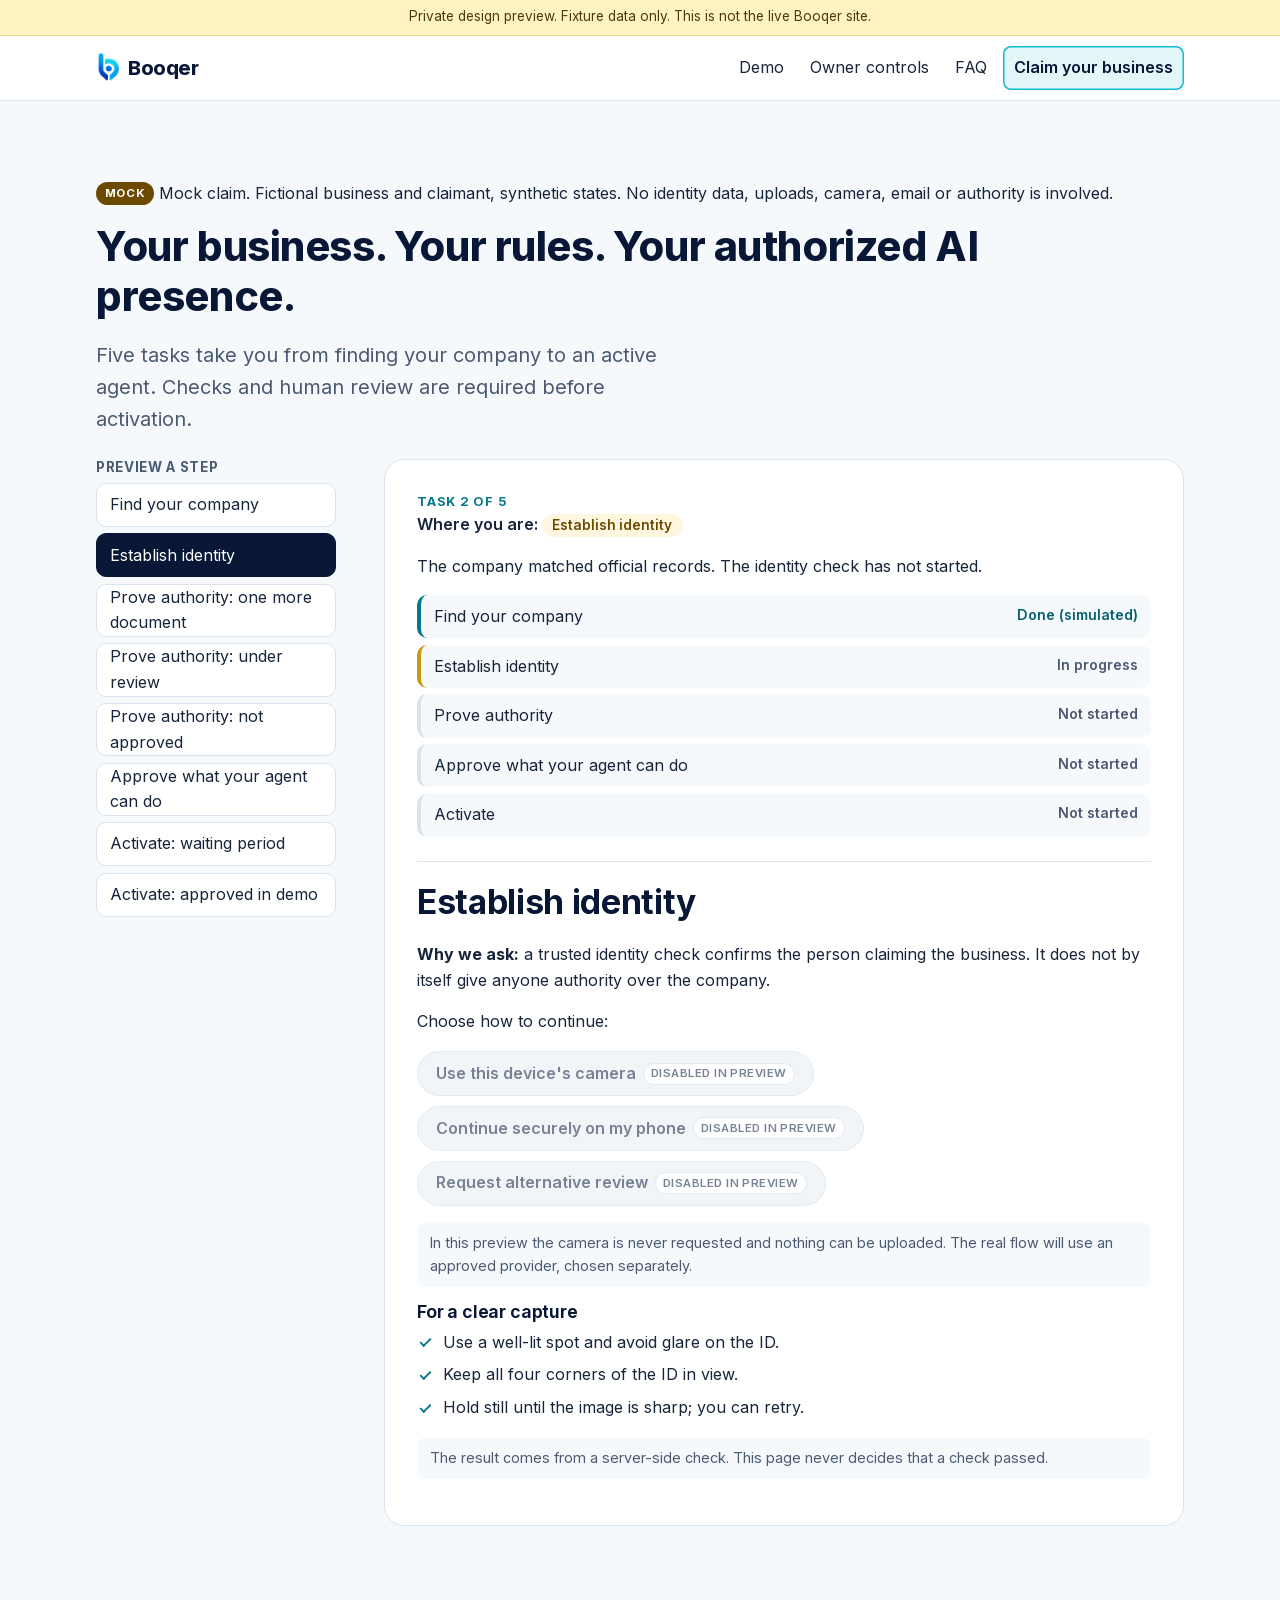
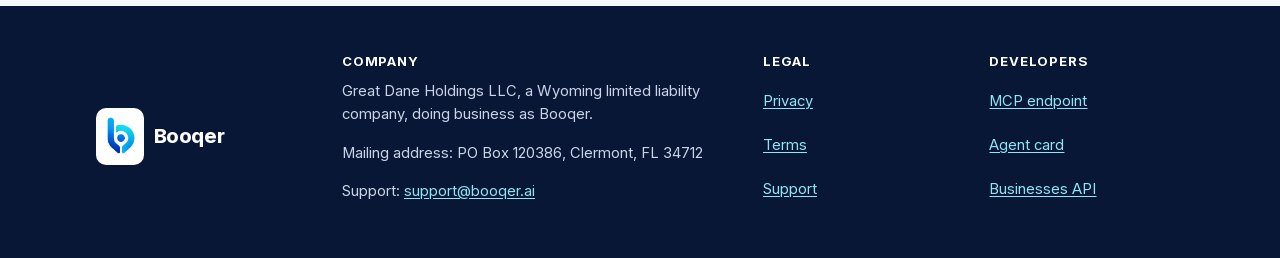
<file: claim/identity_pending.html>
<!doctype html>
<html lang="en">
<head>
<meta charset="utf-8">
<meta name="viewport" content="width=device-width,initial-scale=1">
<meta name="robots" content="noindex,nofollow">
<meta name="description" content="Five tasks take you from finding your company to an active agent. Checks and human review are required before activation.">
<title>Claim your business: Establish identity (preview)</title>
<link rel="stylesheet" href="../website/site.css">
<script src="../website/site.js" defer></script>
</head>
<body>
<a class="skip" href="#main">Skip to content</a>
<div class="preview-banner" role="note">Private design preview. Fixture data only. This is not the live Booqer site.</div>
<header class="site-header">
<div class="wrap header-row">
<a class="brand" href="../index.html"><img class="beacon" src="../website/booqer-beacon-clean.png" width="24" height="31" alt=""><span class="wordmark">Booqer</span></a>
<nav aria-label="Main">
<ul class="nav">
<li><a href="../index.html#demo">Demo</a></li>
<li><a href="../index.html#controls">Owner controls</a></li>
<li><a href="../index.html#faq">FAQ</a></li>
<li><a class="nav-claim" href="../claim/index.html" aria-current="page">Claim your business</a></li>
</ul>
</nav>
</div>
</header>
<main id="main" tabindex="-1"><section class="section claim" data-claim data-claim-current="identity_pending">
<div class="wrap">
<p class="sim-banner" role="note"><span class="tag tag-sim">Mock</span> Mock claim. Fictional business and claimant, synthetic states. No identity data, uploads, camera, email or authority is involved.</p>
<h1>Your business. Your rules. Your authorized AI presence.</h1>
<p class="lede">Five tasks take you from finding your company to an active agent. Checks and human review are required before activation.</p>
<div class="claim-grid">
<div class="claim-side">
<nav class="state-nav" aria-labelledby="states-title">
<h2 id="states-title" class="small-h">Preview a step</h2>
<ul><li><a href="../claim/draft.html" data-claim-state="draft">Find your company</a></li><li><a href="../claim/identity_pending.html" data-claim-state="identity_pending" aria-current="step">Establish identity</a></li><li><a href="../claim/needs_information.html" data-claim-state="needs_information">Prove authority: one more document</a></li><li><a href="../claim/authority_review.html" data-claim-state="authority_review">Prove authority: under review</a></li><li><a href="../claim/rejected.html" data-claim-state="rejected">Prove authority: not approved</a></li><li><a href="../claim/scope_approval.html" data-claim-state="scope_approval">Approve what your agent can do</a></li><li><a href="../claim/activation_hold.html" data-claim-state="activation_hold">Activate: waiting period</a></li><li><a href="../claim/approved_in_demo.html" data-claim-state="approved_in_demo">Activate: approved in demo</a></li></ul>
<p class="resume js-only" data-claim-resume hidden><a href="../claim/index.html">Resume where you left off</a></p>
</nav>
</div>
<div class="claim-main">
<p class="task-kicker">Task 2 of 5</p>
<p class="claim-status">Where you are: <span class="status-pill status-claim-identity_pending">Establish identity</span></p>
<p>The company matched official records. The identity check has not started.</p>
<ol class="claim-progress" aria-label="Owner tasks"><li class="check check-passed_in_demo"><span class="check-label">Find your company</span><span class="check-status">Done (simulated)</span></li><li class="check check-in_progress"><span class="check-label">Establish identity</span><span class="check-status">In progress</span></li><li class="check check-not_started"><span class="check-label">Prove authority</span><span class="check-status">Not started</span></li><li class="check check-not_started"><span class="check-label">Approve what your agent can do</span><span class="check-status">Not started</span></li><li class="check check-not_started"><span class="check-label">Activate</span><span class="check-status">Not started</span></li></ol>
<div class="claim-panel"><h2>Establish identity</h2>
<p><strong>Why we ask:</strong> a trusted identity check confirms the person claiming the business. It does not by itself give anyone authority over the company.</p>
<p>Choose how to continue:</p>
<div class="option-row"><button type="button" class="btn btn-secondary" disabled aria-describedby="disabled-note">Use this device&#39;s camera <span class="disabled-tag">Disabled in preview</span></button><button type="button" class="btn btn-secondary" disabled aria-describedby="disabled-note">Continue securely on my phone <span class="disabled-tag">Disabled in preview</span></button><button type="button" class="btn btn-secondary" disabled aria-describedby="disabled-note">Request alternative review <span class="disabled-tag">Disabled in preview</span></button></div>
<p id="disabled-note" class="note">In this preview the camera is never requested and nothing can be uploaded. The real flow will use an approved provider, chosen separately.</p>
<h3>For a clear capture</h3>
<ul class="checks">
<li>Use a well-lit spot and avoid glare on the ID.</li>
<li>Keep all four corners of the ID in view.</li>
<li>Hold still until the image is sharp; you can retry.</li>
</ul>
<p class="note">The result comes from a server-side check. This page never decides that a check passed.</p></div>
</div>
</div>
</div>
</section></main>
<footer class="site-footer">
<div class="wrap footer-grid">
<div class="footer-brand"><span class="beacon-tile"><img class="beacon" src="../website/booqer-beacon-clean.png" width="32" height="41" alt=""></span><span class="wordmark">Booqer</span></div>
<div>
<h2 class="footer-h">Company</h2>
<p>Great Dane Holdings LLC, a Wyoming limited liability company, doing business as Booqer.</p>
<p>Mailing address: PO Box 120386, Clermont, FL 34712</p>
<p>Support: <a href="mailto:support@booqer.ai">support@booqer.ai</a></p>
</div>
<div>
<h2 class="footer-h">Legal</h2>
<ul class="plain">
<li><a href="https://booqer.ai/privacy">Privacy</a></li>
<li><a href="https://booqer.ai/terms">Terms</a></li>
<li><a href="https://booqer.ai/support">Support</a></li>
</ul>
</div>
<div>
<h2 class="footer-h">Developers</h2>
<ul class="plain"><li><a href="https://booqer.ai/mcp">MCP endpoint</a></li><li><a href="https://booqer.ai/.well-known/agent.json">Agent card</a></li><li><a href="https://booqer.ai/v1/businesses">Businesses API</a></li></ul>
</div>
</div>
</footer>
</body>
</html>
</file>
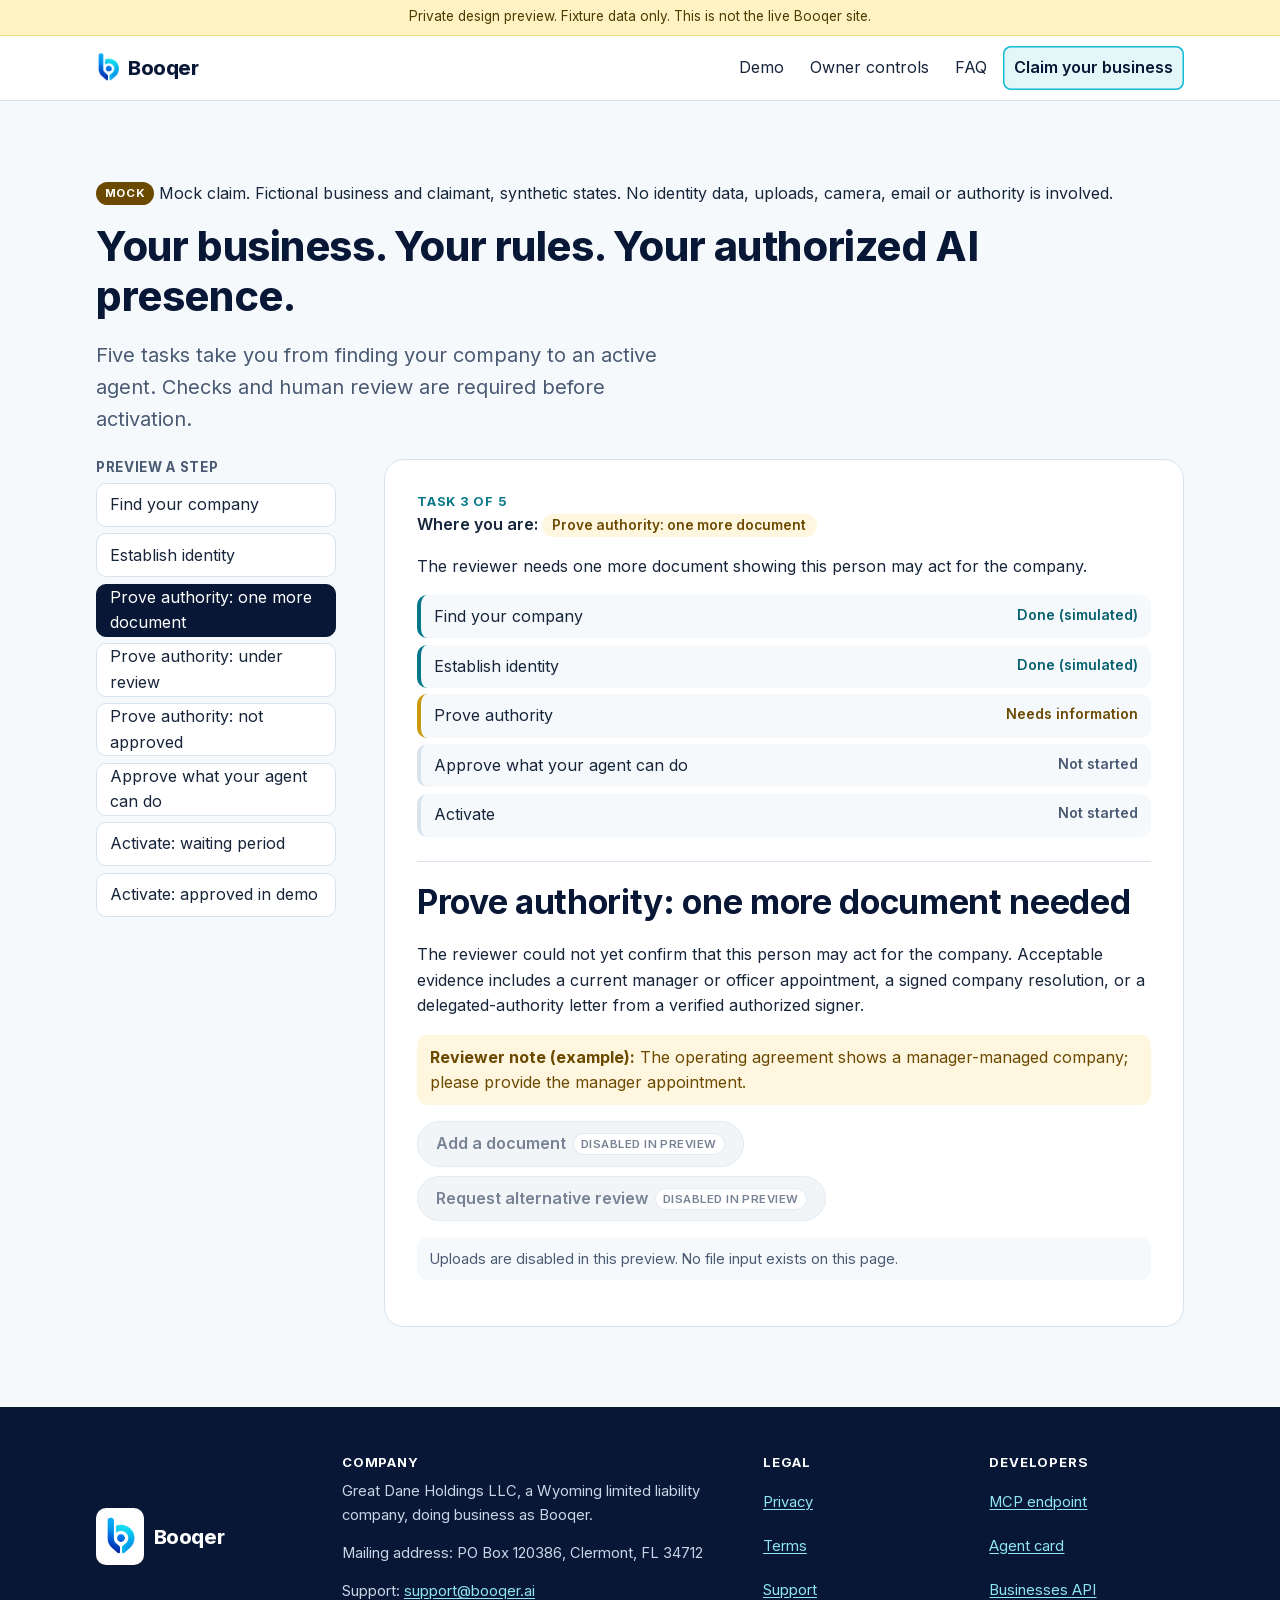
<file: claim/needs_information.html>
<!doctype html>
<html lang="en">
<head>
<meta charset="utf-8">
<meta name="viewport" content="width=device-width,initial-scale=1">
<meta name="robots" content="noindex,nofollow">
<meta name="description" content="Five tasks take you from finding your company to an active agent. Checks and human review are required before activation.">
<title>Claim your business: Prove authority: one more document (preview)</title>
<link rel="stylesheet" href="../website/site.css">
<script src="../website/site.js" defer></script>
</head>
<body>
<a class="skip" href="#main">Skip to content</a>
<div class="preview-banner" role="note">Private design preview. Fixture data only. This is not the live Booqer site.</div>
<header class="site-header">
<div class="wrap header-row">
<a class="brand" href="../index.html"><img class="beacon" src="../website/booqer-beacon-clean.png" width="24" height="31" alt=""><span class="wordmark">Booqer</span></a>
<nav aria-label="Main">
<ul class="nav">
<li><a href="../index.html#demo">Demo</a></li>
<li><a href="../index.html#controls">Owner controls</a></li>
<li><a href="../index.html#faq">FAQ</a></li>
<li><a class="nav-claim" href="../claim/index.html" aria-current="page">Claim your business</a></li>
</ul>
</nav>
</div>
</header>
<main id="main" tabindex="-1"><section class="section claim" data-claim data-claim-current="needs_information">
<div class="wrap">
<p class="sim-banner" role="note"><span class="tag tag-sim">Mock</span> Mock claim. Fictional business and claimant, synthetic states. No identity data, uploads, camera, email or authority is involved.</p>
<h1>Your business. Your rules. Your authorized AI presence.</h1>
<p class="lede">Five tasks take you from finding your company to an active agent. Checks and human review are required before activation.</p>
<div class="claim-grid">
<div class="claim-side">
<nav class="state-nav" aria-labelledby="states-title">
<h2 id="states-title" class="small-h">Preview a step</h2>
<ul><li><a href="../claim/draft.html" data-claim-state="draft">Find your company</a></li><li><a href="../claim/identity_pending.html" data-claim-state="identity_pending">Establish identity</a></li><li><a href="../claim/needs_information.html" data-claim-state="needs_information" aria-current="step">Prove authority: one more document</a></li><li><a href="../claim/authority_review.html" data-claim-state="authority_review">Prove authority: under review</a></li><li><a href="../claim/rejected.html" data-claim-state="rejected">Prove authority: not approved</a></li><li><a href="../claim/scope_approval.html" data-claim-state="scope_approval">Approve what your agent can do</a></li><li><a href="../claim/activation_hold.html" data-claim-state="activation_hold">Activate: waiting period</a></li><li><a href="../claim/approved_in_demo.html" data-claim-state="approved_in_demo">Activate: approved in demo</a></li></ul>
<p class="resume js-only" data-claim-resume hidden><a href="../claim/index.html">Resume where you left off</a></p>
</nav>
</div>
<div class="claim-main">
<p class="task-kicker">Task 3 of 5</p>
<p class="claim-status">Where you are: <span class="status-pill status-claim-needs_information">Prove authority: one more document</span></p>
<p>The reviewer needs one more document showing this person may act for the company.</p>
<ol class="claim-progress" aria-label="Owner tasks"><li class="check check-passed_in_demo"><span class="check-label">Find your company</span><span class="check-status">Done (simulated)</span></li><li class="check check-passed_in_demo"><span class="check-label">Establish identity</span><span class="check-status">Done (simulated)</span></li><li class="check check-needs_information"><span class="check-label">Prove authority</span><span class="check-status">Needs information</span></li><li class="check check-not_started"><span class="check-label">Approve what your agent can do</span><span class="check-status">Not started</span></li><li class="check check-not_started"><span class="check-label">Activate</span><span class="check-status">Not started</span></li></ol>
<div class="claim-panel"><h2>Prove authority: one more document needed</h2>
<p>The reviewer could not yet confirm that this person may act for the company. Acceptable evidence includes a current manager or officer appointment, a signed company resolution, or a delegated-authority letter from a verified authorized signer.</p>
<p class="reviewer-note"><strong>Reviewer note (example):</strong> The operating agreement shows a manager-managed company; please provide the manager appointment.</p>
<div class="option-row"><button type="button" class="btn btn-secondary" disabled aria-describedby="disabled-note">Add a document <span class="disabled-tag">Disabled in preview</span></button><button type="button" class="btn btn-secondary" disabled aria-describedby="disabled-note">Request alternative review <span class="disabled-tag">Disabled in preview</span></button></div>
<p id="disabled-note" class="note">Uploads are disabled in this preview. No file input exists on this page.</p></div>
</div>
</div>
</div>
</section></main>
<footer class="site-footer">
<div class="wrap footer-grid">
<div class="footer-brand"><span class="beacon-tile"><img class="beacon" src="../website/booqer-beacon-clean.png" width="32" height="41" alt=""></span><span class="wordmark">Booqer</span></div>
<div>
<h2 class="footer-h">Company</h2>
<p>Great Dane Holdings LLC, a Wyoming limited liability company, doing business as Booqer.</p>
<p>Mailing address: PO Box 120386, Clermont, FL 34712</p>
<p>Support: <a href="mailto:support@booqer.ai">support@booqer.ai</a></p>
</div>
<div>
<h2 class="footer-h">Legal</h2>
<ul class="plain">
<li><a href="https://booqer.ai/privacy">Privacy</a></li>
<li><a href="https://booqer.ai/terms">Terms</a></li>
<li><a href="https://booqer.ai/support">Support</a></li>
</ul>
</div>
<div>
<h2 class="footer-h">Developers</h2>
<ul class="plain"><li><a href="https://booqer.ai/mcp">MCP endpoint</a></li><li><a href="https://booqer.ai/.well-known/agent.json">Agent card</a></li><li><a href="https://booqer.ai/v1/businesses">Businesses API</a></li></ul>
</div>
</div>
</footer>
</body>
</html>
</file>
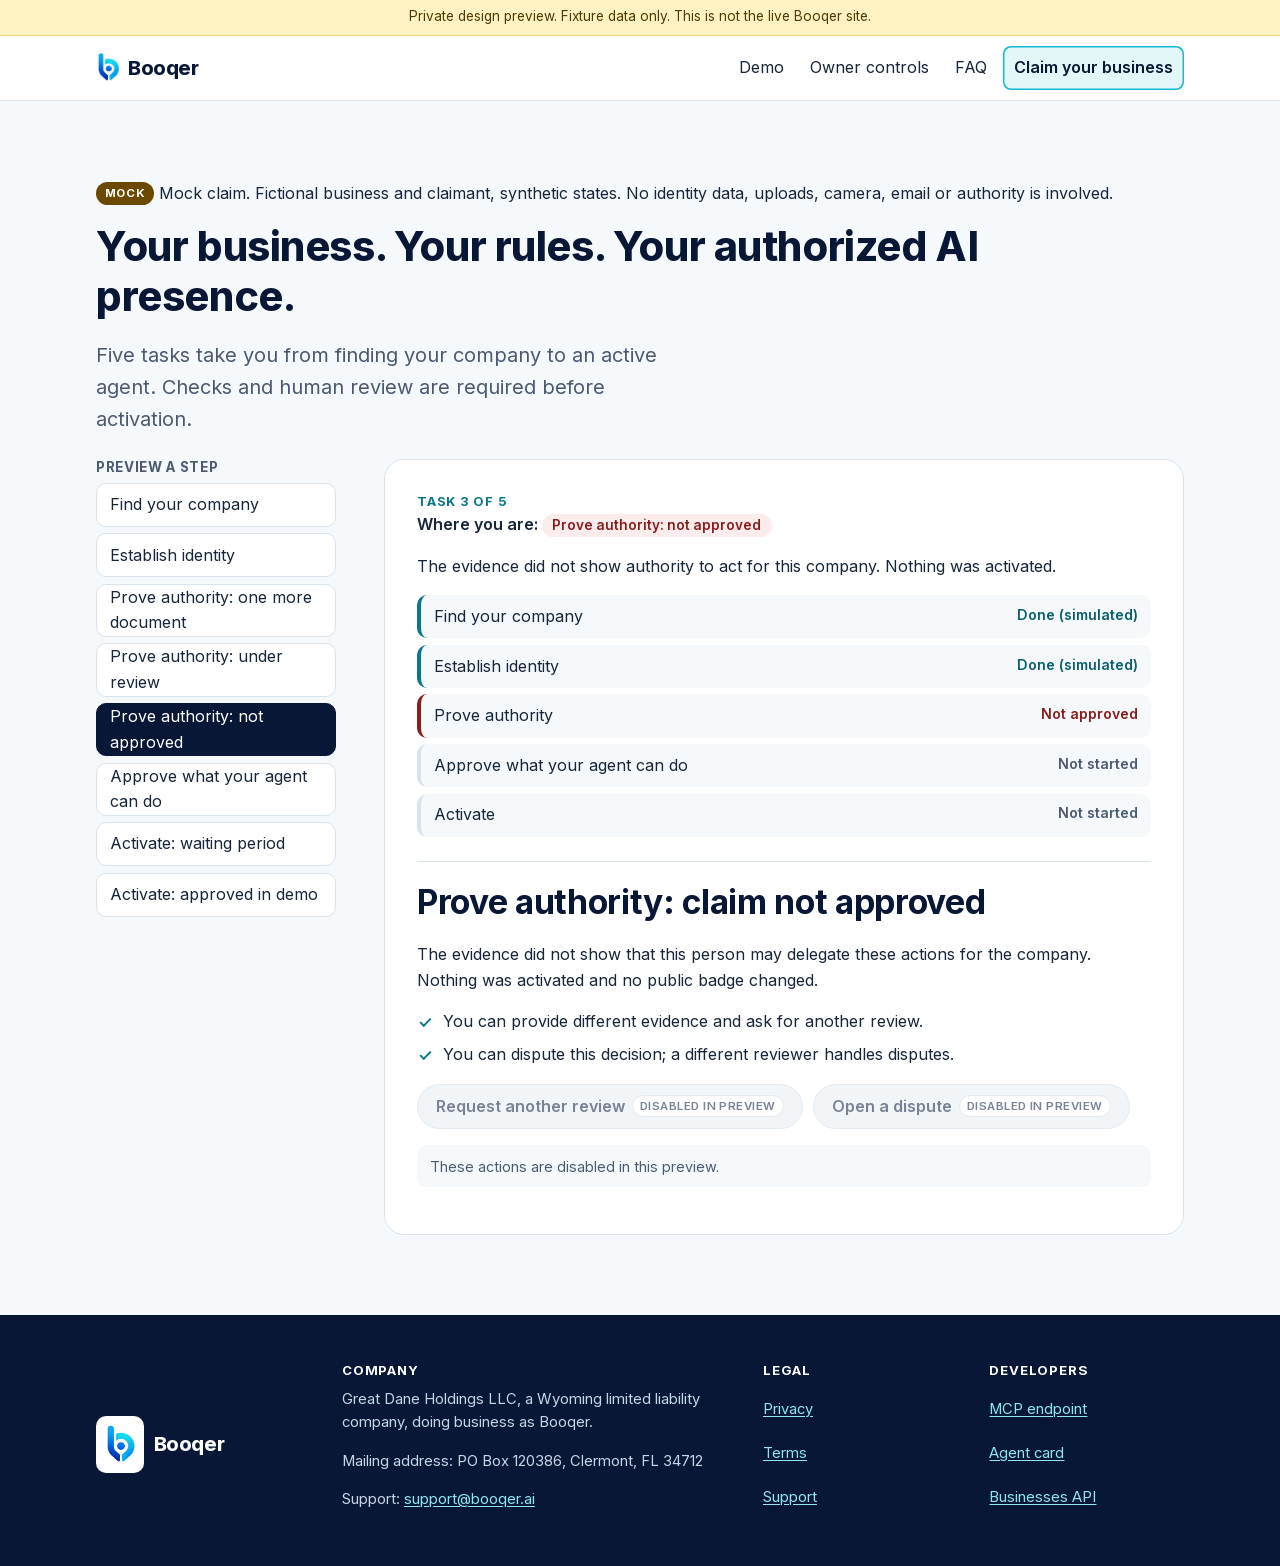
<file: claim/rejected.html>
<!doctype html>
<html lang="en">
<head>
<meta charset="utf-8">
<meta name="viewport" content="width=device-width,initial-scale=1">
<meta name="robots" content="noindex,nofollow">
<meta name="description" content="Five tasks take you from finding your company to an active agent. Checks and human review are required before activation.">
<title>Claim your business: Prove authority: not approved (preview)</title>
<link rel="stylesheet" href="../website/site.css">
<script src="../website/site.js" defer></script>
</head>
<body>
<a class="skip" href="#main">Skip to content</a>
<div class="preview-banner" role="note">Private design preview. Fixture data only. This is not the live Booqer site.</div>
<header class="site-header">
<div class="wrap header-row">
<a class="brand" href="../index.html"><img class="beacon" src="../website/booqer-beacon-clean.png" width="24" height="31" alt=""><span class="wordmark">Booqer</span></a>
<nav aria-label="Main">
<ul class="nav">
<li><a href="../index.html#demo">Demo</a></li>
<li><a href="../index.html#controls">Owner controls</a></li>
<li><a href="../index.html#faq">FAQ</a></li>
<li><a class="nav-claim" href="../claim/index.html" aria-current="page">Claim your business</a></li>
</ul>
</nav>
</div>
</header>
<main id="main" tabindex="-1"><section class="section claim" data-claim data-claim-current="rejected">
<div class="wrap">
<p class="sim-banner" role="note"><span class="tag tag-sim">Mock</span> Mock claim. Fictional business and claimant, synthetic states. No identity data, uploads, camera, email or authority is involved.</p>
<h1>Your business. Your rules. Your authorized AI presence.</h1>
<p class="lede">Five tasks take you from finding your company to an active agent. Checks and human review are required before activation.</p>
<div class="claim-grid">
<div class="claim-side">
<nav class="state-nav" aria-labelledby="states-title">
<h2 id="states-title" class="small-h">Preview a step</h2>
<ul><li><a href="../claim/draft.html" data-claim-state="draft">Find your company</a></li><li><a href="../claim/identity_pending.html" data-claim-state="identity_pending">Establish identity</a></li><li><a href="../claim/needs_information.html" data-claim-state="needs_information">Prove authority: one more document</a></li><li><a href="../claim/authority_review.html" data-claim-state="authority_review">Prove authority: under review</a></li><li><a href="../claim/rejected.html" data-claim-state="rejected" aria-current="step">Prove authority: not approved</a></li><li><a href="../claim/scope_approval.html" data-claim-state="scope_approval">Approve what your agent can do</a></li><li><a href="../claim/activation_hold.html" data-claim-state="activation_hold">Activate: waiting period</a></li><li><a href="../claim/approved_in_demo.html" data-claim-state="approved_in_demo">Activate: approved in demo</a></li></ul>
<p class="resume js-only" data-claim-resume hidden><a href="../claim/index.html">Resume where you left off</a></p>
</nav>
</div>
<div class="claim-main">
<p class="task-kicker">Task 3 of 5</p>
<p class="claim-status">Where you are: <span class="status-pill status-claim-rejected">Prove authority: not approved</span></p>
<p>The evidence did not show authority to act for this company. Nothing was activated.</p>
<ol class="claim-progress" aria-label="Owner tasks"><li class="check check-passed_in_demo"><span class="check-label">Find your company</span><span class="check-status">Done (simulated)</span></li><li class="check check-passed_in_demo"><span class="check-label">Establish identity</span><span class="check-status">Done (simulated)</span></li><li class="check check-failed"><span class="check-label">Prove authority</span><span class="check-status">Not approved</span></li><li class="check check-not_started"><span class="check-label">Approve what your agent can do</span><span class="check-status">Not started</span></li><li class="check check-not_started"><span class="check-label">Activate</span><span class="check-status">Not started</span></li></ol>
<div class="claim-panel"><h2>Prove authority: claim not approved</h2>
<p>The evidence did not show that this person may delegate these actions for the company. Nothing was activated and no public badge changed.</p>
<ul class="checks">
<li>You can provide different evidence and ask for another review.</li>
<li>You can dispute this decision; a different reviewer handles disputes.</li>
</ul>
<div class="option-row"><button type="button" class="btn btn-secondary" disabled aria-describedby="disabled-note">Request another review <span class="disabled-tag">Disabled in preview</span></button><button type="button" class="btn btn-secondary" disabled aria-describedby="disabled-note">Open a dispute <span class="disabled-tag">Disabled in preview</span></button></div>
<p id="disabled-note" class="note">These actions are disabled in this preview.</p></div>
</div>
</div>
</div>
</section></main>
<footer class="site-footer">
<div class="wrap footer-grid">
<div class="footer-brand"><span class="beacon-tile"><img class="beacon" src="../website/booqer-beacon-clean.png" width="32" height="41" alt=""></span><span class="wordmark">Booqer</span></div>
<div>
<h2 class="footer-h">Company</h2>
<p>Great Dane Holdings LLC, a Wyoming limited liability company, doing business as Booqer.</p>
<p>Mailing address: PO Box 120386, Clermont, FL 34712</p>
<p>Support: <a href="mailto:support@booqer.ai">support@booqer.ai</a></p>
</div>
<div>
<h2 class="footer-h">Legal</h2>
<ul class="plain">
<li><a href="https://booqer.ai/privacy">Privacy</a></li>
<li><a href="https://booqer.ai/terms">Terms</a></li>
<li><a href="https://booqer.ai/support">Support</a></li>
</ul>
</div>
<div>
<h2 class="footer-h">Developers</h2>
<ul class="plain"><li><a href="https://booqer.ai/mcp">MCP endpoint</a></li><li><a href="https://booqer.ai/.well-known/agent.json">Agent card</a></li><li><a href="https://booqer.ai/v1/businesses">Businesses API</a></li></ul>
</div>
</div>
</footer>
</body>
</html>
</file>
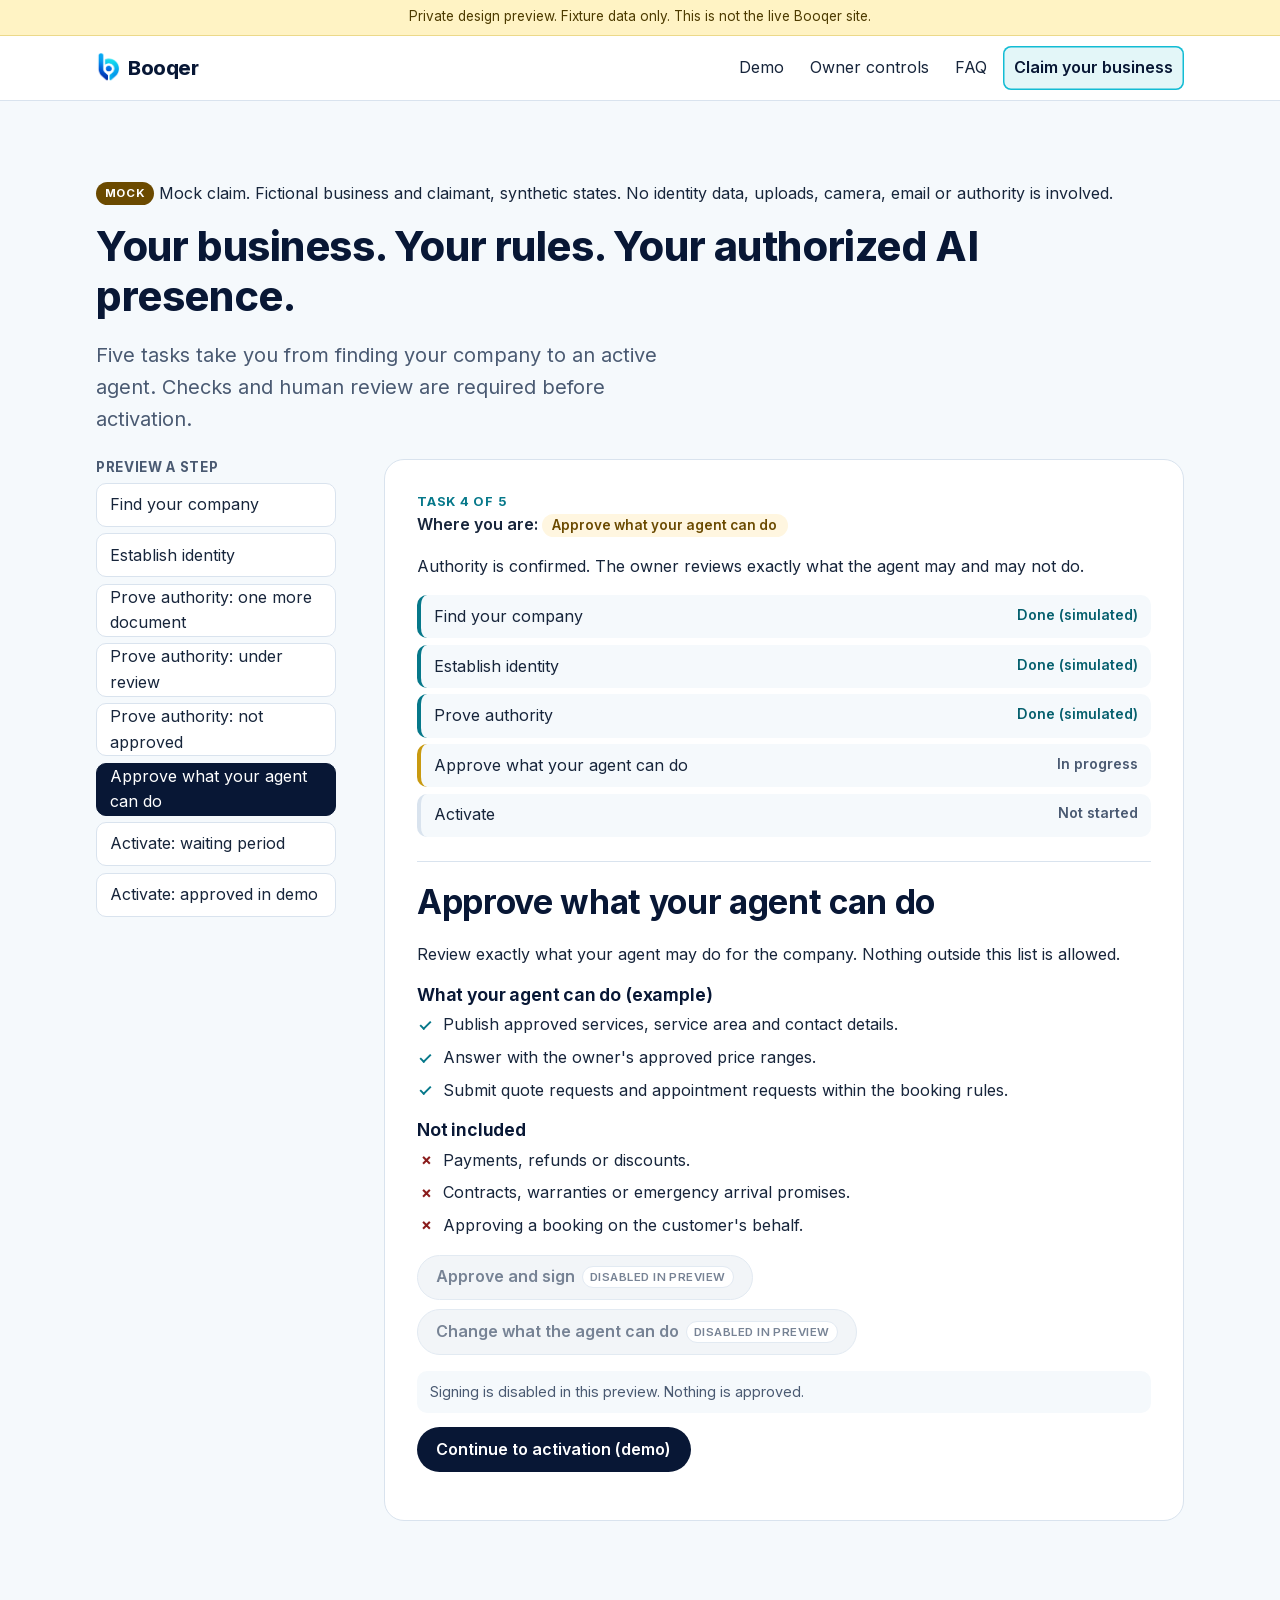
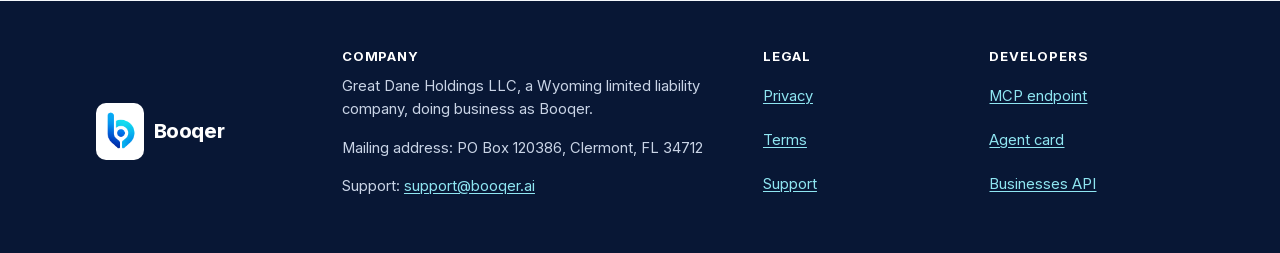
<file: claim/scope_approval.html>
<!doctype html>
<html lang="en">
<head>
<meta charset="utf-8">
<meta name="viewport" content="width=device-width,initial-scale=1">
<meta name="robots" content="noindex,nofollow">
<meta name="description" content="Five tasks take you from finding your company to an active agent. Checks and human review are required before activation.">
<title>Claim your business: Approve what your agent can do (preview)</title>
<link rel="stylesheet" href="../website/site.css">
<script src="../website/site.js" defer></script>
</head>
<body>
<a class="skip" href="#main">Skip to content</a>
<div class="preview-banner" role="note">Private design preview. Fixture data only. This is not the live Booqer site.</div>
<header class="site-header">
<div class="wrap header-row">
<a class="brand" href="../index.html"><img class="beacon" src="../website/booqer-beacon-clean.png" width="24" height="31" alt=""><span class="wordmark">Booqer</span></a>
<nav aria-label="Main">
<ul class="nav">
<li><a href="../index.html#demo">Demo</a></li>
<li><a href="../index.html#controls">Owner controls</a></li>
<li><a href="../index.html#faq">FAQ</a></li>
<li><a class="nav-claim" href="../claim/index.html" aria-current="page">Claim your business</a></li>
</ul>
</nav>
</div>
</header>
<main id="main" tabindex="-1"><section class="section claim" data-claim data-claim-current="scope_approval">
<div class="wrap">
<p class="sim-banner" role="note"><span class="tag tag-sim">Mock</span> Mock claim. Fictional business and claimant, synthetic states. No identity data, uploads, camera, email or authority is involved.</p>
<h1>Your business. Your rules. Your authorized AI presence.</h1>
<p class="lede">Five tasks take you from finding your company to an active agent. Checks and human review are required before activation.</p>
<div class="claim-grid">
<div class="claim-side">
<nav class="state-nav" aria-labelledby="states-title">
<h2 id="states-title" class="small-h">Preview a step</h2>
<ul><li><a href="../claim/draft.html" data-claim-state="draft">Find your company</a></li><li><a href="../claim/identity_pending.html" data-claim-state="identity_pending">Establish identity</a></li><li><a href="../claim/needs_information.html" data-claim-state="needs_information">Prove authority: one more document</a></li><li><a href="../claim/authority_review.html" data-claim-state="authority_review">Prove authority: under review</a></li><li><a href="../claim/rejected.html" data-claim-state="rejected">Prove authority: not approved</a></li><li><a href="../claim/scope_approval.html" data-claim-state="scope_approval" aria-current="step">Approve what your agent can do</a></li><li><a href="../claim/activation_hold.html" data-claim-state="activation_hold">Activate: waiting period</a></li><li><a href="../claim/approved_in_demo.html" data-claim-state="approved_in_demo">Activate: approved in demo</a></li></ul>
<p class="resume js-only" data-claim-resume hidden><a href="../claim/index.html">Resume where you left off</a></p>
</nav>
</div>
<div class="claim-main">
<p class="task-kicker">Task 4 of 5</p>
<p class="claim-status">Where you are: <span class="status-pill status-claim-scope_approval">Approve what your agent can do</span></p>
<p>Authority is confirmed. The owner reviews exactly what the agent may and may not do.</p>
<ol class="claim-progress" aria-label="Owner tasks"><li class="check check-passed_in_demo"><span class="check-label">Find your company</span><span class="check-status">Done (simulated)</span></li><li class="check check-passed_in_demo"><span class="check-label">Establish identity</span><span class="check-status">Done (simulated)</span></li><li class="check check-passed_in_demo"><span class="check-label">Prove authority</span><span class="check-status">Done (simulated)</span></li><li class="check check-in_progress"><span class="check-label">Approve what your agent can do</span><span class="check-status">In progress</span></li><li class="check check-not_started"><span class="check-label">Activate</span><span class="check-status">Not started</span></li></ol>
<div class="claim-panel"><h2>Approve what your agent can do</h2>
<p>Review exactly what your agent may do for the company. Nothing outside this list is allowed.</p>
<h3>What your agent can do (example)</h3>
<ul class="checks">
<li>Publish approved services, service area and contact details.</li>
<li>Answer with the owner's approved price ranges.</li>
<li>Submit quote requests and appointment requests within the booking rules.</li>
</ul>
<h3>Not included</h3>
<ul class="crosses">
<li>Payments, refunds or discounts.</li>
<li>Contracts, warranties or emergency arrival promises.</li>
<li>Approving a booking on the customer's behalf.</li>
</ul>
<div class="option-row"><button type="button" class="btn btn-secondary" disabled aria-describedby="disabled-note">Approve and sign <span class="disabled-tag">Disabled in preview</span></button><button type="button" class="btn btn-secondary" disabled aria-describedby="disabled-note">Change what the agent can do <span class="disabled-tag">Disabled in preview</span></button></div>
<p id="disabled-note" class="note">Signing is disabled in this preview. Nothing is approved.</p>
<p><a class="btn btn-primary" href="../claim/activation_hold.html">Continue to activation (demo)</a></p></div>
</div>
</div>
</div>
</section></main>
<footer class="site-footer">
<div class="wrap footer-grid">
<div class="footer-brand"><span class="beacon-tile"><img class="beacon" src="../website/booqer-beacon-clean.png" width="32" height="41" alt=""></span><span class="wordmark">Booqer</span></div>
<div>
<h2 class="footer-h">Company</h2>
<p>Great Dane Holdings LLC, a Wyoming limited liability company, doing business as Booqer.</p>
<p>Mailing address: PO Box 120386, Clermont, FL 34712</p>
<p>Support: <a href="mailto:support@booqer.ai">support@booqer.ai</a></p>
</div>
<div>
<h2 class="footer-h">Legal</h2>
<ul class="plain">
<li><a href="https://booqer.ai/privacy">Privacy</a></li>
<li><a href="https://booqer.ai/terms">Terms</a></li>
<li><a href="https://booqer.ai/support">Support</a></li>
</ul>
</div>
<div>
<h2 class="footer-h">Developers</h2>
<ul class="plain"><li><a href="https://booqer.ai/mcp">MCP endpoint</a></li><li><a href="https://booqer.ai/.well-known/agent.json">Agent card</a></li><li><a href="https://booqer.ai/v1/businesses">Businesses API</a></li></ul>
</div>
</div>
</footer>
</body>
</html>
</file>
<file: website/site.css>
/* Booqer website preview. Navy/cyan tokens from spec §5.1. Mobile first; motion only as progressive enhancement. */
@font-face{font-family:"Inter";src:url("inter-latin.woff2") format("woff2");font-weight:100 900;font-display:swap}

:root{
  --navy:#081735;--navy-2:#10265a;--cyan:#12bcd4;--cyan-ink:#06788a;--bg:#f5f9fc;--ink:#17253b;--muted:#4a5a72;
  --line:#d9e3ee;--card:#fff;--warn-bg:#fff6e0;--warn-ink:#6b4a00;--bad-bg:#fdecec;--bad-ink:#8a1c1c;--ok-bg:#e3f6f8;--ok-ink:#06606e;
  --radius:14px;--gap:clamp(1rem,3vw,2rem);--wrap:72rem;
  --ease:cubic-bezier(.2,.7,.2,1);--micro:160ms;--enter:500ms;
}
*,*::before,*::after{box-sizing:border-box}
html{-webkit-text-size-adjust:100%}
body{margin:0;font:400 1rem/1.6 "Inter",system-ui,-apple-system,"Segoe UI",sans-serif;color:var(--ink);background:var(--bg);overflow-wrap:break-word}
img{max-width:100%;height:auto}
a{color:var(--cyan-ink);text-underline-offset:.15em}
a:hover{color:var(--navy)}
:focus-visible{outline:3px solid var(--cyan);outline-offset:3px;border-radius:4px}
h1,h2,h3{color:var(--navy);line-height:1.2;letter-spacing:-.01em}
h1{font-size:clamp(2rem,6vw,3.4rem);margin:.2em 0 .4em;font-weight:750}
h2{font-size:clamp(1.5rem,3.6vw,2.1rem);margin:0 0 .6em;font-weight:700}
h3{font-size:1.1rem;margin:0 0 .4em;font-weight:650}
p{margin:0 0 1em}
.wrap{max-width:var(--wrap);margin:0 auto;padding:0 16px}
@media (min-width:768px){.wrap{padding:0 32px}}
.narrow{max-width:46rem}
.skip{position:absolute;left:-999px;top:0;background:var(--navy);color:#fff;padding:.6rem 1rem;z-index:10}
.skip:focus{left:8px;top:8px}
main:focus{outline:none}
.plain{list-style:none;margin:0;padding:0}
.plain li{margin:.3rem 0}

/* Preview banner, header, nav */
.preview-banner{background:#fff3c4;color:#4d3b00;font-size:.85rem;text-align:center;padding:.4rem 16px;border-bottom:1px solid #ecd98a}
.site-header{background:#fff;border-bottom:1px solid var(--line)}
.header-row{display:flex;flex-wrap:wrap;align-items:center;justify-content:space-between;gap:.5rem 1.5rem;min-height:64px;padding-top:.5rem;padding-bottom:.5rem}
.brand{display:inline-flex;align-items:center;gap:.5rem;text-decoration:none;color:var(--navy);min-height:44px}
.brand .beacon{width:24px;height:31px}
.wordmark{font-weight:750;font-size:1.25rem;letter-spacing:-.02em;color:var(--navy)}
.nav{display:flex;flex-wrap:wrap;gap:.25rem;list-style:none;margin:0;padding:0}
.nav a{display:inline-flex;align-items:center;min-height:44px;padding:0 .7rem;text-decoration:none;color:var(--ink);border-radius:8px;transition:background var(--micro) var(--ease)}
.nav a:hover{background:var(--bg)}
.nav a.nav-claim{color:var(--navy);font-weight:600;box-shadow:inset 0 0 0 1.5px var(--cyan)}
.nav a[aria-current]{background:var(--ok-bg)}
@media (max-width:519px){.nav{width:100%;justify-content:space-between}.nav a{padding:0 .45rem;font-size:.92rem}}

/* Buttons */
.btn{display:inline-flex;align-items:center;justify-content:center;gap:.4rem;min-height:44px;padding:.55rem 1.15rem;border-radius:999px;font:inherit;font-weight:600;text-decoration:none;border:1.5px solid transparent;cursor:pointer;transition:background var(--micro) var(--ease),border-color var(--micro) var(--ease),transform var(--micro) var(--ease)}
.btn-primary{background:var(--navy);color:#fff}
.btn-primary:hover{background:var(--navy-2);color:#fff}
.btn-secondary{background:#fff;color:var(--navy);border-color:var(--navy)}
.btn-secondary:hover{background:var(--bg);color:var(--navy)}
.btn-quiet{background:transparent;color:var(--navy);border-color:var(--line);min-height:44px}
.btn-on-navy,.section-navy .btn-on-navy{background:#fff;color:var(--navy)}
.section-navy .btn-on-navy:hover{background:#e3f6f8;color:var(--navy)}
.btn-small{min-height:44px;padding:.35rem .9rem;background:#fff;color:var(--navy);border-color:var(--line);font-size:.92rem}
.btn-small:hover{border-color:var(--cyan)}
.btn[disabled]{cursor:not-allowed;opacity:.75;background:#eef2f6;color:var(--muted);border-color:var(--line)}
.btn:active:not([disabled]){transform:translateY(1px)}
.disabled-tag{font-size:.72rem;font-weight:600;text-transform:uppercase;letter-spacing:.04em;background:#fff;border:1px solid var(--line);border-radius:999px;padding:.05rem .45rem}
.cta-row{display:flex;flex-wrap:wrap;gap:.75rem;margin-top:1.4rem}

/* Tags and status pills */
.tag{display:inline-block;font-size:.72rem;font-weight:700;text-transform:uppercase;letter-spacing:.06em;padding:.15rem .55rem;border-radius:999px;background:var(--navy);color:#fff;vertical-align:.1em}
.tag-sim{background:#6b4a00}
.status-pill{display:inline-block;font:600 .85rem/1.4 "Inter",system-ui,sans-serif;padding:.15rem .65rem;border-radius:999px;background:var(--ok-bg);color:var(--ok-ink)}
.status-pending_owner_approval,.status-claim-activation_hold,.status-claim-authority_review,.status-claim-identity_pending,.status-claim-scope_approval{background:var(--warn-bg);color:var(--warn-ink)}
.status-confirmed{background:#ece6ff;color:#3e2a8a}
.status-claim-needs_information{background:var(--warn-bg);color:var(--warn-ink)}
.status-claim-rejected{background:var(--bad-bg);color:var(--bad-ink)}
.status-claim-draft{background:#eef2f6;color:var(--muted)}
.status-claim-approved_in_demo{background:#ece6ff;color:#3e2a8a}

/* Hero: an AI-infrastructure feel. Navy field, large display type, a light stage so the navy Beacon stays visible. */
.hero{position:relative;overflow:hidden;color:#dbe6f7;padding:clamp(2.5rem,7vw,5.5rem) 0 clamp(2.5rem,6vw,5rem);background:radial-gradient(60rem 30rem at 85% 10%,rgba(18,188,212,.22),transparent 60%),linear-gradient(180deg,var(--navy) 0%,#0b1f4a 100%)}
.hero::before{content:"";position:absolute;inset:0;background-image:linear-gradient(rgba(255,255,255,.05) 1px,transparent 1px),linear-gradient(90deg,rgba(255,255,255,.05) 1px,transparent 1px);background-size:44px 44px;mask-image:linear-gradient(180deg,#000,transparent 85%);-webkit-mask-image:linear-gradient(180deg,#000,transparent 85%);pointer-events:none}
.hero-grid{position:relative;display:grid;gap:2.5rem;align-items:center}
@media (min-width:960px){.hero-grid{grid-template-columns:1fr 1fr;gap:3rem}}
.hero-grid>*,.claim-grid>*{min-width:0}
.hero h1{color:#fff;font-size:clamp(2.4rem,7.2vw,4.7rem);line-height:1.02;font-weight:850;letter-spacing:-.045em;margin:.35em 0 .35em}
.eyebrow{display:inline-block;font-weight:600;color:var(--cyan-ink);background:var(--ok-bg);border-radius:999px;padding:.2rem .8rem;font-size:.9rem;margin:0}
.hero .eyebrow{background:rgba(18,188,212,.16);color:#8fe6f2;letter-spacing:.04em;text-transform:uppercase;font-size:.78rem;font-weight:700}
.lede{font-size:clamp(1.05rem,2.2vw,1.25rem);color:var(--muted);max-width:38rem}
.hero .lede{color:#c9d4e6}
.hero-line{font-size:clamp(1.1rem,2.4vw,1.4rem);font-weight:750;letter-spacing:-.02em;color:#8fe6f2;margin:0}
.hero .btn-primary{background:var(--cyan);color:var(--navy)}
.hero .btn-primary:hover{background:#5fd7e8;color:var(--navy)}
.hero .btn-secondary{background:transparent;color:#fff;border-color:rgba(255,255,255,.55)}
.hero .btn-secondary:hover{background:rgba(255,255,255,.1);color:#fff}
.hero-visual{margin:0;background:#fff;border-radius:26px;padding:1rem;box-shadow:0 30px 60px -28px rgba(0,0,0,.6)}
.visual-label{font-size:.82rem;color:var(--muted);margin-top:.5rem}
.stage{position:relative;max-width:560px;width:100%;margin:0 auto;aspect-ratio:560/440;background:radial-gradient(circle at 50% 50%,#e3f6f8,#fff 70%);border-radius:18px}
.stage-svg{position:absolute;inset:0;width:100%;height:100%;overflow:visible}
.ring{fill:none;stroke:var(--line);stroke-width:1.5;stroke-dasharray:3 7}
.ring-outer{stroke-dasharray:2 10}
.comm-path{fill:none;stroke:var(--cyan);stroke-width:2.5;stroke-linecap:round;stroke-dasharray:7 11;animation:flow 1.6s linear infinite}
.node{fill:var(--navy);stroke:var(--cyan);stroke-width:3}
/* The Beacon is never shown larger than its native 207px width: 36.9% of the 560px stage maximum. */
.stage-beacon{position:absolute;left:50%;top:50%;width:36.9%;max-width:207px;transform:translate(-50%,-50%);display:block}
.stage-beacon img{display:block;width:100%;height:auto}
.is-tab-hidden *{animation-play-state:paused!important}
@keyframes flow{to{stroke-dashoffset:-18}}
@keyframes rise{from{opacity:0;transform:translateY(8px)}to{opacity:1;transform:none}}

/* Sections and cards */
.section{padding:clamp(2.5rem,7vw,5rem) 0}
.section-tint{background:#fff;border-top:1px solid var(--line);border-bottom:1px solid var(--line)}
.section-navy{background:var(--navy);color:#e8eef8}
.section-navy h2{color:#fff}
.section-navy a{color:#8fe6f2}
.cards{display:grid;gap:var(--gap);list-style:none;margin:0;padding:0}
@media (min-width:768px){.cards-3{grid-template-columns:repeat(3,1fr)}.cards-4{grid-template-columns:repeat(2,1fr)}}
@media (min-width:1100px){.cards-4{grid-template-columns:repeat(4,1fr)}}
.card{background:var(--card);border:1px solid var(--line);border-radius:var(--radius);padding:1.3rem 1.3rem 1rem}
.section-tint .card{background:var(--bg)}
.numbered{counter-reset:n}
.numbered .card{counter-increment:n;position:relative;padding-top:3.2rem}
.numbered .card::before{content:counter(n);position:absolute;top:1.1rem;left:1.3rem;width:1.8rem;height:1.8rem;border-radius:50%;background:var(--navy);color:#fff;display:grid;place-items:center;font-weight:700;font-size:.9rem}
.split{display:grid;gap:2.5rem}
@media (min-width:900px){.split{grid-template-columns:1fr 1fr;gap:4rem}}
.checks,.crosses{padding:0;margin:0 0 1em;list-style:none}
.checks li,.crosses li{position:relative;padding-left:1.6rem;margin:.45rem 0}
.checks li::before{content:"";position:absolute;left:.2rem;top:.55em;width:.7rem;height:.38rem;border-left:2.5px solid var(--cyan-ink);border-bottom:2.5px solid var(--cyan-ink);transform:rotate(-45deg)}
.crosses li::before{content:"\00d7";position:absolute;left:.25rem;top:-.05em;font-weight:700;color:var(--bad-ink)}
/* One-time reveal, added by JS only for cards below the fold. Without JS or with reduced motion, cards are simply visible. */
.reveal.will-reveal{opacity:0;transform:translateY(12px)}
.reveal.revealed{opacity:1;transform:none;transition:opacity var(--enter) var(--ease),transform var(--enter) var(--ease)}

/* Demo: a chat window. Every message is in the HTML; JS hides then reveals them only while a play runs. */
.section-demo{background:linear-gradient(180deg,var(--bg),#fff)}
.section-intro{font-size:1.1rem;color:var(--muted);max-width:40rem}
.chat-window{background:#fff;border:1px solid var(--line);border-radius:22px;max-width:46rem;margin:1.5rem auto 0;box-shadow:0 24px 48px -30px rgba(8,23,53,.45);overflow:hidden}
.chat-bar{position:sticky;top:0;z-index:2;display:flex;flex-wrap:wrap;align-items:center;gap:.4rem .8rem;padding:.7rem 1rem;background:var(--warn-bg);color:var(--warn-ink);border-bottom:1px solid #ecd98a;font-size:.88rem}
.chat{list-style:none;margin:0;padding:1.25rem 1rem;display:grid;gap:.8rem}
.chat-item{max-width:88%;border-radius:18px;padding:.7rem 1rem}
.chat-item p{margin:0}
.chat-actor,.chat-label{font-size:.74rem;font-weight:700;text-transform:uppercase;letter-spacing:.05em}
.chat-customer{justify-self:start;background:#eef2f6;border-bottom-left-radius:4px}
.chat-customer .chat-actor{color:var(--muted)}
.chat-agent{justify-self:end;background:var(--navy);color:#fff;border-bottom-right-radius:4px}
.chat-agent .chat-actor{color:#8fe6f2}
.chat-system{justify-self:center;max-width:94%;background:#fff;border:1.5px dashed var(--cyan);text-align:center}
.chat-system .chat-label{color:var(--cyan-ink)}
.chat-result{justify-self:center;max-width:94%;background:var(--ok-bg);border:1.5px solid var(--cyan-ink);text-align:center}
.chat-result .chat-label{font-size:.95rem;color:var(--ok-ink)}
.chat-text{margin-top:.15rem!important}
.chat-typing{display:flex;gap:5px;align-items:center;padding:.9rem 1rem}
.chat-typing.chat-agent{background:var(--navy)}
.chat-typing span{width:8px;height:8px;border-radius:50%;background:var(--muted);animation:blink 1s ease-in-out infinite}
.chat-typing.chat-agent span{background:#8fe6f2}
.chat-typing span:nth-child(2){animation-delay:.15s}
.chat-typing span:nth-child(3){animation-delay:.3s}
@keyframes blink{0%,80%,100%{opacity:.3}40%{opacity:1}}
/* While playing, unrevealed messages keep their space (no layout jump) but are invisible. */
.chat.is-playing .chat-item:not(.is-shown){opacity:0;transform:translateY(8px)}
.chat.is-playing .chat-item.is-shown{opacity:1;transform:none;transition:opacity var(--enter) var(--ease),transform var(--enter) var(--ease)}
.chat-controls{display:flex;flex-wrap:wrap;gap:.5rem;align-items:center;padding:0 1rem 1rem}
.step-count{font-size:.88rem;color:var(--muted);margin-left:.25rem}

/* Evidence slot: a placeholder only. */
.evidence-card{border:2px dashed var(--cyan-ink);border-radius:22px;background:#fff;padding:clamp(1.25rem,4vw,2.25rem);text-align:center}
.evidence-card h2{font-size:clamp(1.25rem,3vw,1.7rem)}
.evidence-status{margin:0 0 .8rem}

/* Pilot, FAQ */
.pilot{max-width:46rem}
.pilot-line{font-size:1.2rem;color:#fff;font-weight:600}
.pilot-note{font-size:.95rem}
.faq{border-bottom:1px solid var(--line)}
.faq summary{cursor:pointer;min-height:44px;display:flex;align-items:center;padding:.6rem 0;font-weight:600;color:var(--navy)}
.faq p{color:var(--muted)}

/* Claim */
.claim h1{font-size:clamp(1.8rem,5vw,2.6rem)}
.claim-grid{display:grid;gap:2rem;margin-top:1.5rem}
@media (min-width:900px){.claim-grid{grid-template-columns:15rem 1fr;gap:3rem}}
.small-h{font-size:.85rem;text-transform:uppercase;letter-spacing:.05em;color:var(--muted)}
.state-nav ul{list-style:none;margin:0;padding:0;display:flex;flex-wrap:wrap;gap:.4rem}
@media (min-width:900px){.state-nav ul{flex-direction:column}}
.state-nav a{display:flex;align-items:center;min-height:44px;padding:0 .8rem;border:1px solid var(--line);border-radius:10px;background:#fff;text-decoration:none;color:var(--ink)}
.state-nav a[aria-current]{border-color:var(--navy);background:var(--navy);color:#fff}
.resume{margin-top:.8rem}
.claim-main{background:#fff;border:1px solid var(--line);border-radius:20px;padding:clamp(1rem,3vw,2rem)}
.task-kicker{margin:0;font-size:.8rem;font-weight:700;text-transform:uppercase;letter-spacing:.06em;color:var(--cyan-ink)}
.claim-status{font-weight:600}
.claim-progress{list-style:none;margin:1rem 0 1.5rem;padding:0;display:grid;gap:.4rem}
.check{display:flex;flex-wrap:wrap;justify-content:space-between;gap:.25rem 1rem;padding:.55rem .8rem;border-radius:10px;background:var(--bg);border-left:4px solid var(--line)}
.check-status{font-size:.88rem;font-weight:600;color:var(--muted)}
.check-passed_in_demo{border-left-color:var(--cyan-ink)}
.check-passed_in_demo .check-status{color:var(--ok-ink)}
.check-in_progress,.check-waiting,.check-needs_information{border-left-color:#c99a10}
.check-needs_information .check-status,.check-waiting .check-status{color:var(--warn-ink)}
.check-failed{border-left-color:var(--bad-ink)}
.check-failed .check-status{color:var(--bad-ink)}
.claim-panel{border-top:1px solid var(--line);padding-top:1.25rem}
.facts{display:grid;gap:.5rem;margin:0 0 1.25rem}
@media (min-width:600px){.facts{grid-template-columns:1fr 1fr}}
.facts div{background:var(--bg);border-radius:10px;padding:.5rem .8rem}
.facts dt{font-size:.78rem;color:var(--muted);font-weight:600}
.facts dd{margin:0;font-weight:600;color:var(--navy)}
.option-row{display:flex;flex-wrap:wrap;gap:.6rem;margin:.5rem 0 1rem}
.note{font-size:.9rem;color:var(--muted);background:var(--bg);border-radius:10px;padding:.6rem .8rem}
.reviewer-note{background:var(--warn-bg);color:var(--warn-ink);border-radius:10px;padding:.6rem .8rem}
.synthetic-flag{font-weight:800;letter-spacing:.02em;color:#3e2a8a;background:#ece6ff;border:2px dashed #3e2a8a;border-radius:12px;padding:.8rem 1rem}

/* Footer */
.site-footer{background:var(--navy);color:#c9d4e6;padding:3rem 0 2.5rem;font-size:.92rem}
.site-footer a{color:#8fe6f2}
.footer-grid{display:grid;gap:2rem}
@media (min-width:768px){.footer-grid{grid-template-columns:1.1fr 2fr 1fr 1fr}}
.footer-brand{display:flex;align-items:center;gap:.6rem}
.footer-brand .wordmark{color:#fff}
/* Approved light container so the navy part of the Beacon stays visible on navy (spec §5.4). */
.beacon-tile{display:inline-grid;place-items:center;background:#fff;border-radius:10px;padding:8px}
.beacon-tile .beacon{width:32px;height:41px}
.footer-h{color:#fff;font-size:.82rem;text-transform:uppercase;letter-spacing:.06em;margin-bottom:.6rem}
.site-footer li{margin:0}
.site-footer li a{display:inline-flex;align-items:center;min-height:44px}

/* JS-only controls stay out of the no-JS page. */
.js-only{display:none!important}
.has-js .js-only{display:flex!important}
.has-js .btn.js-only{display:inline-flex!important}
.has-js .resume.js-only[hidden],.has-js .js-only[hidden]{display:none!important}

@media (prefers-reduced-motion:reduce){
  *,*::before,*::after{animation:none!important;transition:none!important;scroll-behavior:auto!important}
  .chat.is-playing .chat-item:not(.is-shown){opacity:1;transform:none}
  .reveal.will-reveal{opacity:1;transform:none}
}
</file>
